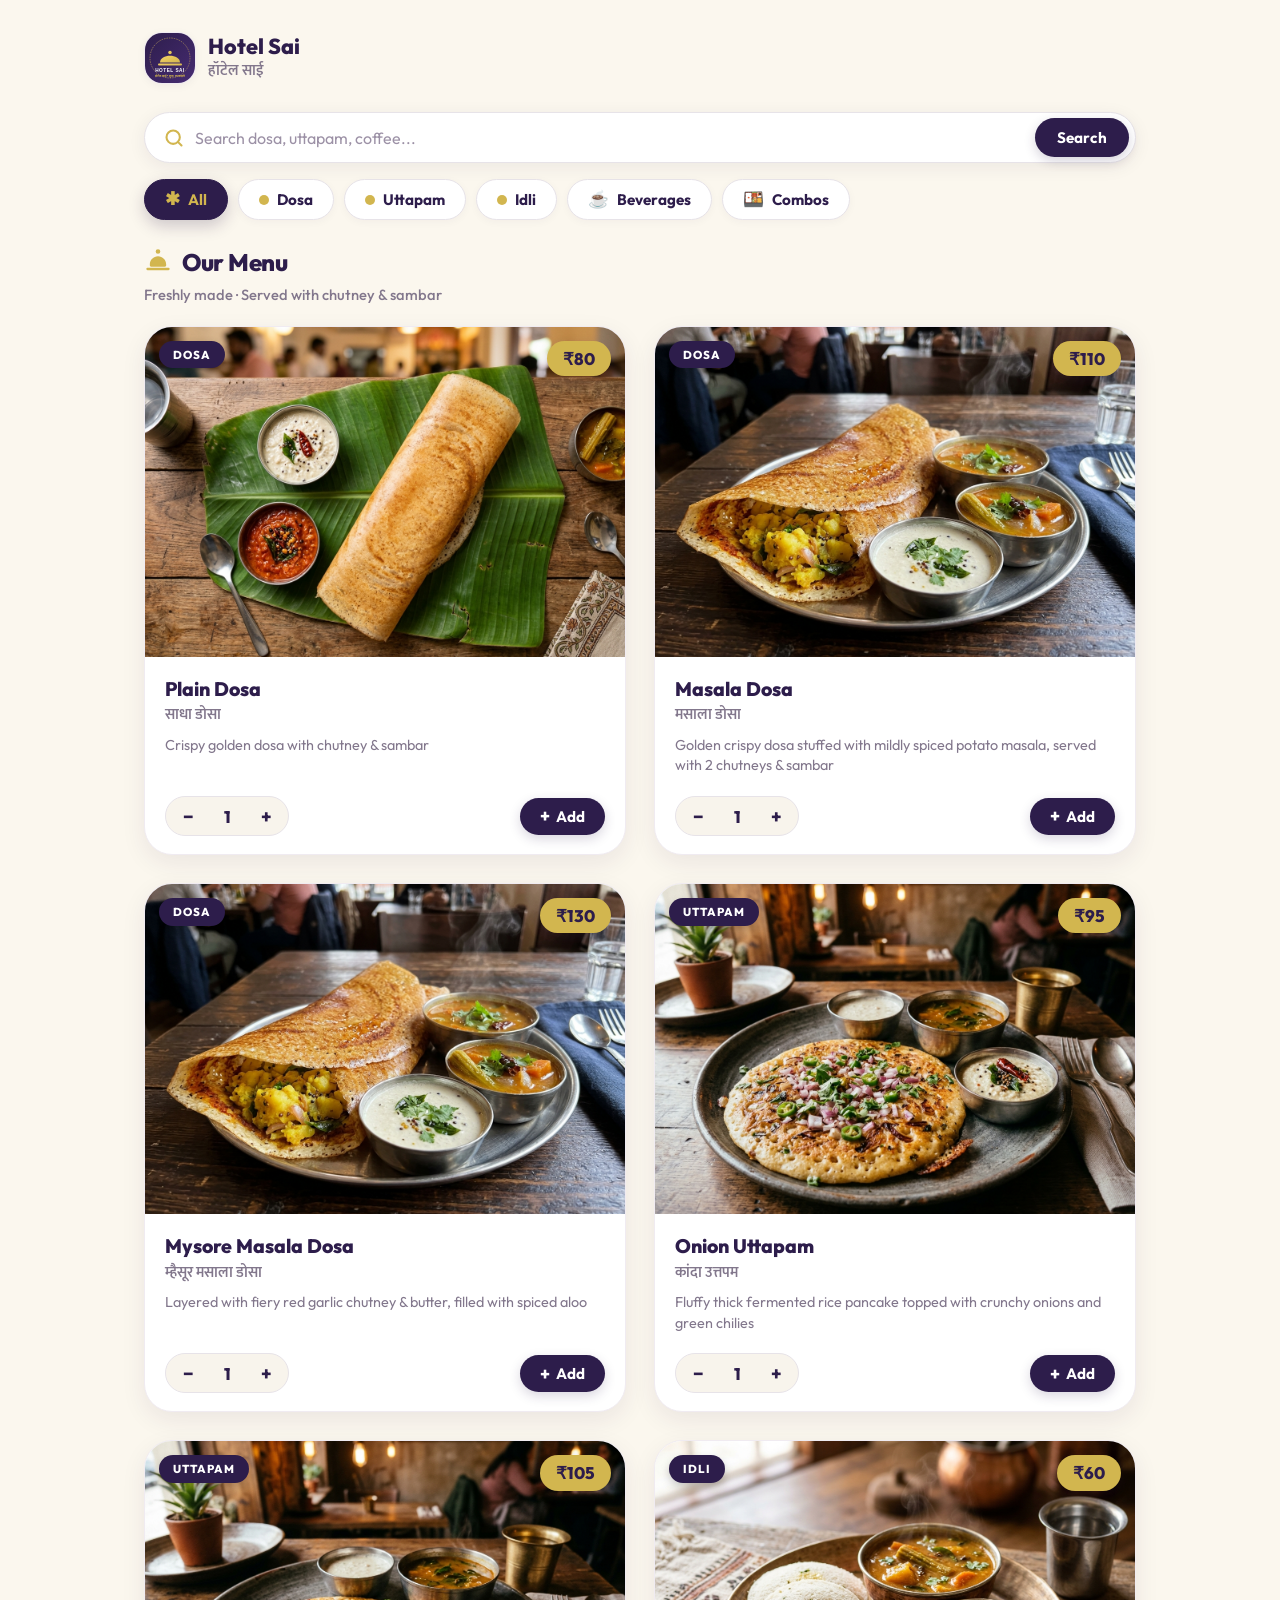
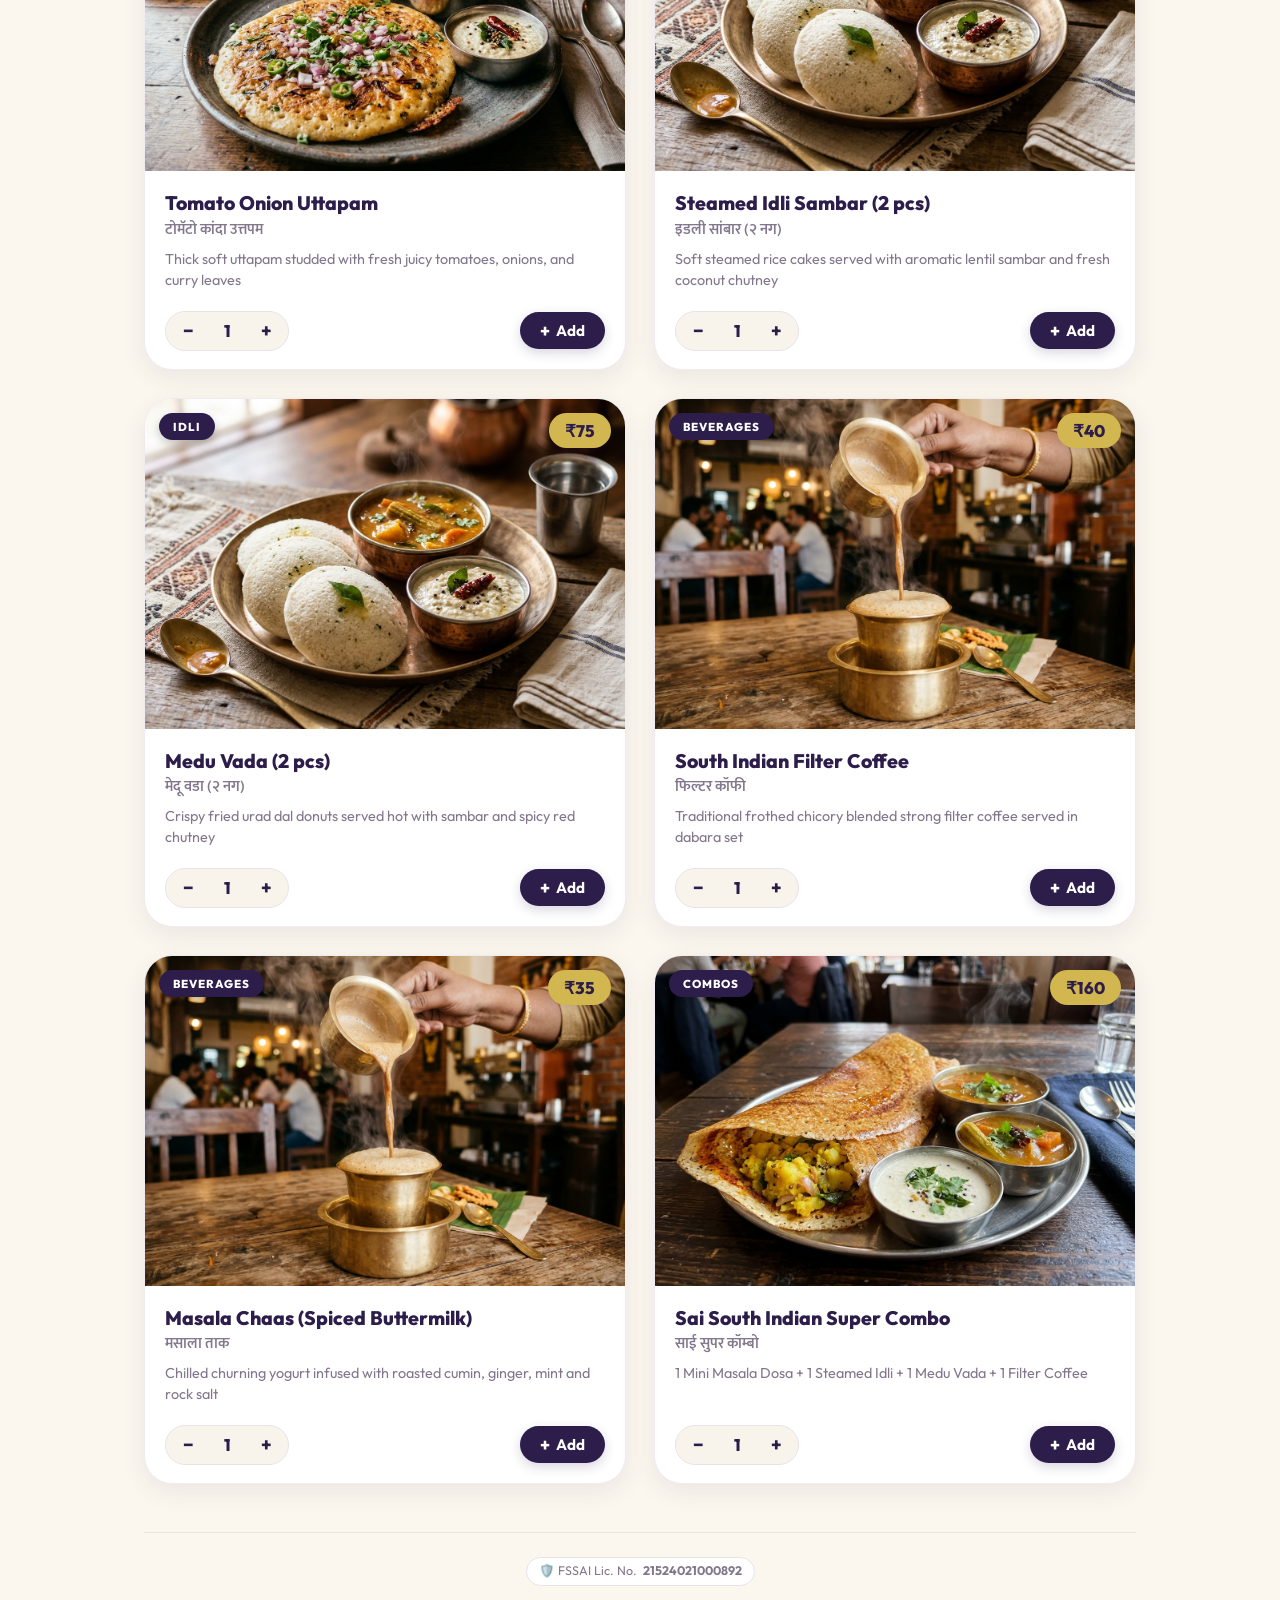
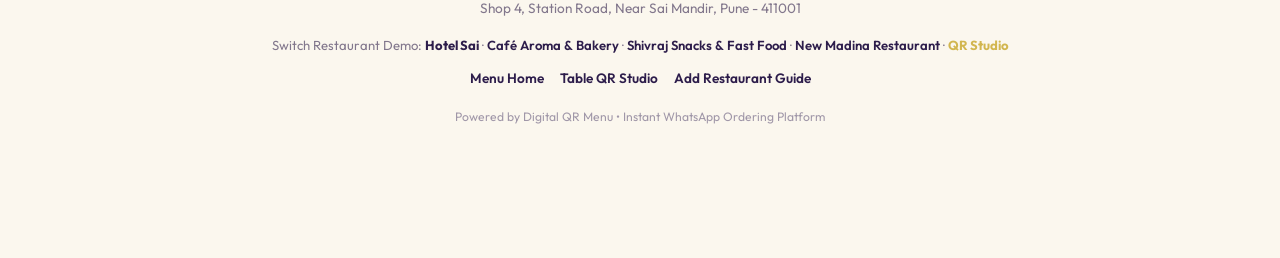
<file: index.html>
<!DOCTYPE html>
<html lang="en">
<head>
  <meta charset="UTF-8">
  <meta name="viewport" content="width=device-width, initial-scale=1.0, maximum-scale=5.0, viewport-fit=cover">
  <title>Digital QR Menu &amp; WhatsApp Ordering</title>
  <meta name="description" content="Instant digital QR menu and WhatsApp ordering for restaurants, cafes, and food businesses.">
  <meta name="theme-color" content="#2d1d4b">

  <!-- Favicon -->
  <link rel="icon" type="image/svg+xml" href="assets/restaurants/sai-hotel/logo.svg">

  <!-- Core Stylesheets -->
  <link rel="stylesheet" href="css/variables.css">
  <link rel="stylesheet" href="css/base.css">
  <link rel="stylesheet" href="css/layout.css">
  <link rel="stylesheet" href="css/components.css">
  <link rel="stylesheet" href="css/responsive.css">
  <link rel="stylesheet" href="css/print.css" media="print">
</head>
<body>
  <div class="app-container" id="app-root">
    
    <!-- Restaurant Header & Table Indicator -->
    <header class="restaurant-header" id="restaurant-header-mount" aria-label="Restaurant Header">
      <!-- Populated dynamically by RestaurantLoader -->
      <div class="restaurant-top-bar">
        <div class="restaurant-branding">
          <div class="restaurant-logo" style="background:#eae5e0; animation: pulse 1.5s infinite;"></div>
          <div class="restaurant-title-wrap">
            <span class="restaurant-name">Loading Menu...</span>
          </div>
        </div>
      </div>
    </header>

    <!-- Search Bar Component (Screenshot 1) -->
    <section class="search-wrapper" aria-label="Search Menu">
      <form class="search-form" id="search-form" role="search">
        <div class="search-pill-container">
          <span class="search-icon-accent" aria-hidden="true">
            <svg width="20" height="20" viewBox="0 0 24 24" fill="none" stroke="currentColor" stroke-width="2.5" stroke-linecap="round" stroke-linejoin="round">
              <circle cx="11" cy="11" r="8"></circle>
              <line x1="21" y1="21" x2="16.65" y2="16.65"></line>
            </svg>
          </span>
          <input 
            type="text" 
            id="search-input" 
            class="search-input" 
            placeholder="Search dosa, uttapam, coffee..." 
            autocomplete="off"
            aria-label="Search menu items by English or Marathi name"
          />
          <button type="button" class="search-clear-btn" id="search-clear-btn" aria-label="Clear search input">✕</button>
          <button type="submit" class="search-submit-btn" id="search-submit-btn">Search</button>
        </div>
      </form>
    </section>

    <!-- Category Filter Pills (Screenshot 1) -->
    <nav class="categories-wrapper" aria-label="Menu Categories">
      <div class="categories-container" id="categories-container" role="tablist">
        <!-- Rendered dynamically by MenuRenderer -->
      </div>
    </nav>

    <!-- Menu Section Header (Screenshot 1) -->
    <section class="menu-section-header" aria-labelledby="menu-section-title">
      <div class="menu-title-row">
        <span class="menu-icon-accent" aria-hidden="true">
          <!-- Food Tray / Cloche SVG matching screenshot -->
          <svg width="28" height="28" viewBox="0 0 24 24" fill="currentColor">
            <path d="M19 14v1a1 1 0 0 1-1 1H6a1 1 0 0 1-1-1v-1c0-3.87 3.13-7 7-7s7 3.13 7 7zm2 3H3a1 1 0 0 0 0 2h18a1 1 0 0 0 0-2zM12 5a2 2 0 1 0 0-4 2 2 0 0 0 0 4z"/>
          </svg>
        </span>
        <h2 class="menu-title" id="menu-section-title">Our Menu</h2>
      </div>
      <p class="menu-subtitle" id="menu-section-subtitle">Freshly made · Served with chutney &amp; sambar</p>
    </section>

    <!-- Food Cards Grid (Screenshot 1 & 2) -->
    <main class="menu-grid" id="menu-items-grid" aria-label="Menu Items">
      <!-- Rendered dynamically by MenuRenderer -->
    </main>

    <!-- App Footer -->
    <footer class="app-footer">
      <div id="footer-fssai" class="fssai-pill" style="display: none;"></div>
      <p id="footer-address"></p>
      
      <div id="demo-switcher-wrap" style="margin-top: 6px;"></div>

      <nav class="footer-nav" aria-label="Quick links">
        <a href="index.html" class="footer-link">Menu Home</a>
        <a href="qr-generator.html" class="footer-link">Table QR Studio</a>
        <a href="docs/NEW_RESTAURANT_SETUP.md" target="_blank" class="footer-link">Add Restaurant Guide</a>
      </nav>

      <p style="font-size: 0.76rem; color: #a097a8; margin-top: 8px;">
        Powered by Digital QR Menu &bull; Instant WhatsApp Ordering Platform
      </p>
    </footer>

  </div>

  <!-- Floating Cart Button (Screenshot 1 & 2) -->
  <button 
    type="button" 
    class="floating-cart-btn hidden" 
    id="floating-cart-btn" 
    aria-label="View Order Cart"
  >
    <span class="floating-cart-icon" aria-hidden="true">
      <svg width="20" height="20" viewBox="0 0 24 24" fill="currentColor">
        <path d="M19 6h-2c0-2.76-2.24-5-5-5S7 3.24 7 6H5c-1.1 0-1.99.9-1.99 2L3 20c0 1.1.9 2 2 2h14c1.1 0 2-.9 2-2V8c0-1.1-.9-2-2-2zm-7-3c1.66 0 3 1.34 3 3H9c0-1.66 1.34-3 3-3zm7 17H5V8h14v12zm-7-8c-1.66 0-3-1.34-3-3H7c0 2.76 2.24 5 5 5s5-2.24 5-5h-2c0 1.66-1.34 3-3 3z"/>
      </svg>
    </span>
    <span>Cart</span>
    <span class="cart-count-badge" id="floating-cart-count">0</span>
  </button>

  <!-- Cart Modal / Checkout Drawer (Screenshot 3) -->
  <div class="modal-overlay" id="modal-overlay" aria-hidden="true"></div>

  <section 
    class="cart-modal" 
    id="cart-modal" 
    role="dialog" 
    aria-modal="true" 
    aria-labelledby="cart-heading"
  >
    <!-- Cart Header -->
    <div class="cart-header">
      <div class="cart-header-title" id="cart-heading">
        <span class="cart-bag-icon" aria-hidden="true">
          <svg width="26" height="26" viewBox="0 0 24 24" fill="currentColor">
            <path d="M19 6h-2c0-2.76-2.24-5-5-5S7 3.24 7 6H5c-1.1 0-1.99.9-1.99 2L3 20c0 1.1.9 2 2 2h14c1.1 0 2-.9 2-2V8c0-1.1-.9-2-2-2zm-7-3c1.66 0 3 1.34 3 3H9c0-1.66 1.34-3 3-3zm7 17H5V8h14v12z"/>
          </svg>
        </span>
        <span>Your Order</span>
      </div>
      <button type="button" class="cart-close-btn" id="cart-close-btn" aria-label="Close Order Cart">✕</button>
    </div>

    <!-- Scrollable Items List (Screenshot 3) -->
    <div class="cart-items-container" id="cart-items-container">
      <!-- Populated dynamically by RestaurantCart -->
    </div>

    <!-- Dashed Separator -->
    <div class="dashed-separator"></div>

    <!-- Total Row (Screenshot 3) -->
    <div class="cart-total-row">
      <span class="cart-total-label">Total</span>
      <span class="cart-total-amount" id="cart-total-amount">₹0</span>
    </div>

    <!-- Order Type Selection (Screenshot 3) -->
    <div class="order-type-section">
      <div class="section-label">
        <span class="section-label-icon" aria-hidden="true">🛵</span>
        <span>Order type</span>
      </div>
      <div class="order-types-grid" id="order-types-grid">
        <!-- Rendered dynamically -->
      </div>
    </div>

    <!-- Table Number Section (Screenshot 3) -->
    <div class="table-number-section" id="table-number-section">
      <div class="section-label">
        <span class="section-label-icon" aria-hidden="true">🪑</span>
        <span>Table Number</span>
      </div>
      <div class="table-input-wrap">
        <input 
          type="text" 
          id="table-number-input" 
          class="table-input" 
          placeholder="e.g. 12" 
          maxlength="10"
          autocomplete="off"
        />
        <p class="table-helper-text" id="table-helper-text"></p>
      </div>
    </div>

    <!-- WhatsApp Order Button (Screenshot 3) -->
    <button type="button" class="btn-whatsapp-order" id="btn-whatsapp-order">
      <span class="whatsapp-icon-btn" aria-hidden="true">
        <svg width="24" height="24" viewBox="0 0 24 24" fill="currentColor">
          <path d="M12.04 2c-5.46 0-9.91 4.45-9.91 9.91 0 1.75.46 3.45 1.32 4.95L2.05 22l5.25-1.38c1.45.79 3.08 1.21 4.74 1.21 5.46 0 9.91-4.45 9.91-9.91 0-2.65-1.03-5.14-2.9-7.01A9.816 9.816 0 0 0 12.04 2zm.01 1.67c2.2 0 4.26.86 5.82 2.42a8.225 8.225 0 0 1 2.41 5.83c0 4.54-3.7 8.24-8.24 8.24-1.48 0-2.93-.4-4.2-1.15l-.3-.18-3.12.82.83-3.04-.2-.31a8.196 8.196 0 0 1-1.26-4.38c0-4.54 3.7-8.24 8.24-8.24zm4.52 11.64c-.25-.13-1.47-.72-1.7-.81-.23-.08-.39-.13-.56.13-.17.25-.64.81-.79.97-.14.17-.29.19-.54.06-.25-.13-1.06-.39-2.02-1.25-.75-.67-1.26-1.5-1.4-1.75-.15-.25-.02-.39.11-.51.11-.11.25-.29.38-.44.13-.15.17-.25.25-.42.08-.17.04-.32-.02-.45-.06-.13-.56-1.35-.77-1.85-.2-.49-.41-.42-.56-.43h-.48c-.17 0-.44.06-.67.31-.23.25-.88.86-.88 2.1 0 1.24.9 2.44 1.03 2.61.13.17 1.77 2.7 4.29 3.79.6.26 1.07.41 1.44.53.6.19 1.15.16 1.58.1.48-.07 1.47-.6 1.68-1.18.21-.58.21-1.07.15-1.18-.06-.11-.22-.18-.47-.3z"/>
        </svg>
      </span>
      <span>Place order on WhatsApp</span>
    </button>
    <p class="whatsapp-notice">
      🔒 Opens WhatsApp directly with your order prefilled. No payment is taken online.
    </p>
  </section>

  <!-- JavaScript Modules in Dependency Order -->
  <script src="js/config.js" charset="UTF-8"></script>
  <script src="data/registry.js" charset="UTF-8"></script>
  <script src="data/restaurants/sai-hotel.js" charset="UTF-8"></script>
  <script src="data/restaurants/cafe-aroma.js" charset="UTF-8"></script>
  <script src="data/restaurants/shivraj-snacks.js" charset="UTF-8"></script>
  <script src="data/restaurants/new-madina.js" charset="UTF-8"></script>
  <script src="js/utils.js" charset="UTF-8"></script>
  <script src="js/router.js" charset="UTF-8"></script>
  <script src="js/restaurant-loader.js" charset="UTF-8"></script>
  <script src="js/menu-renderer.js" charset="UTF-8"></script>
  <script src="js/search-filter.js" charset="UTF-8"></script>
  <script src="js/whatsapp.js" charset="UTF-8"></script>
  <script src="js/cart.js" charset="UTF-8"></script>
  <script src="js/app.js" charset="UTF-8"></script>
</body>
</html>
</file>
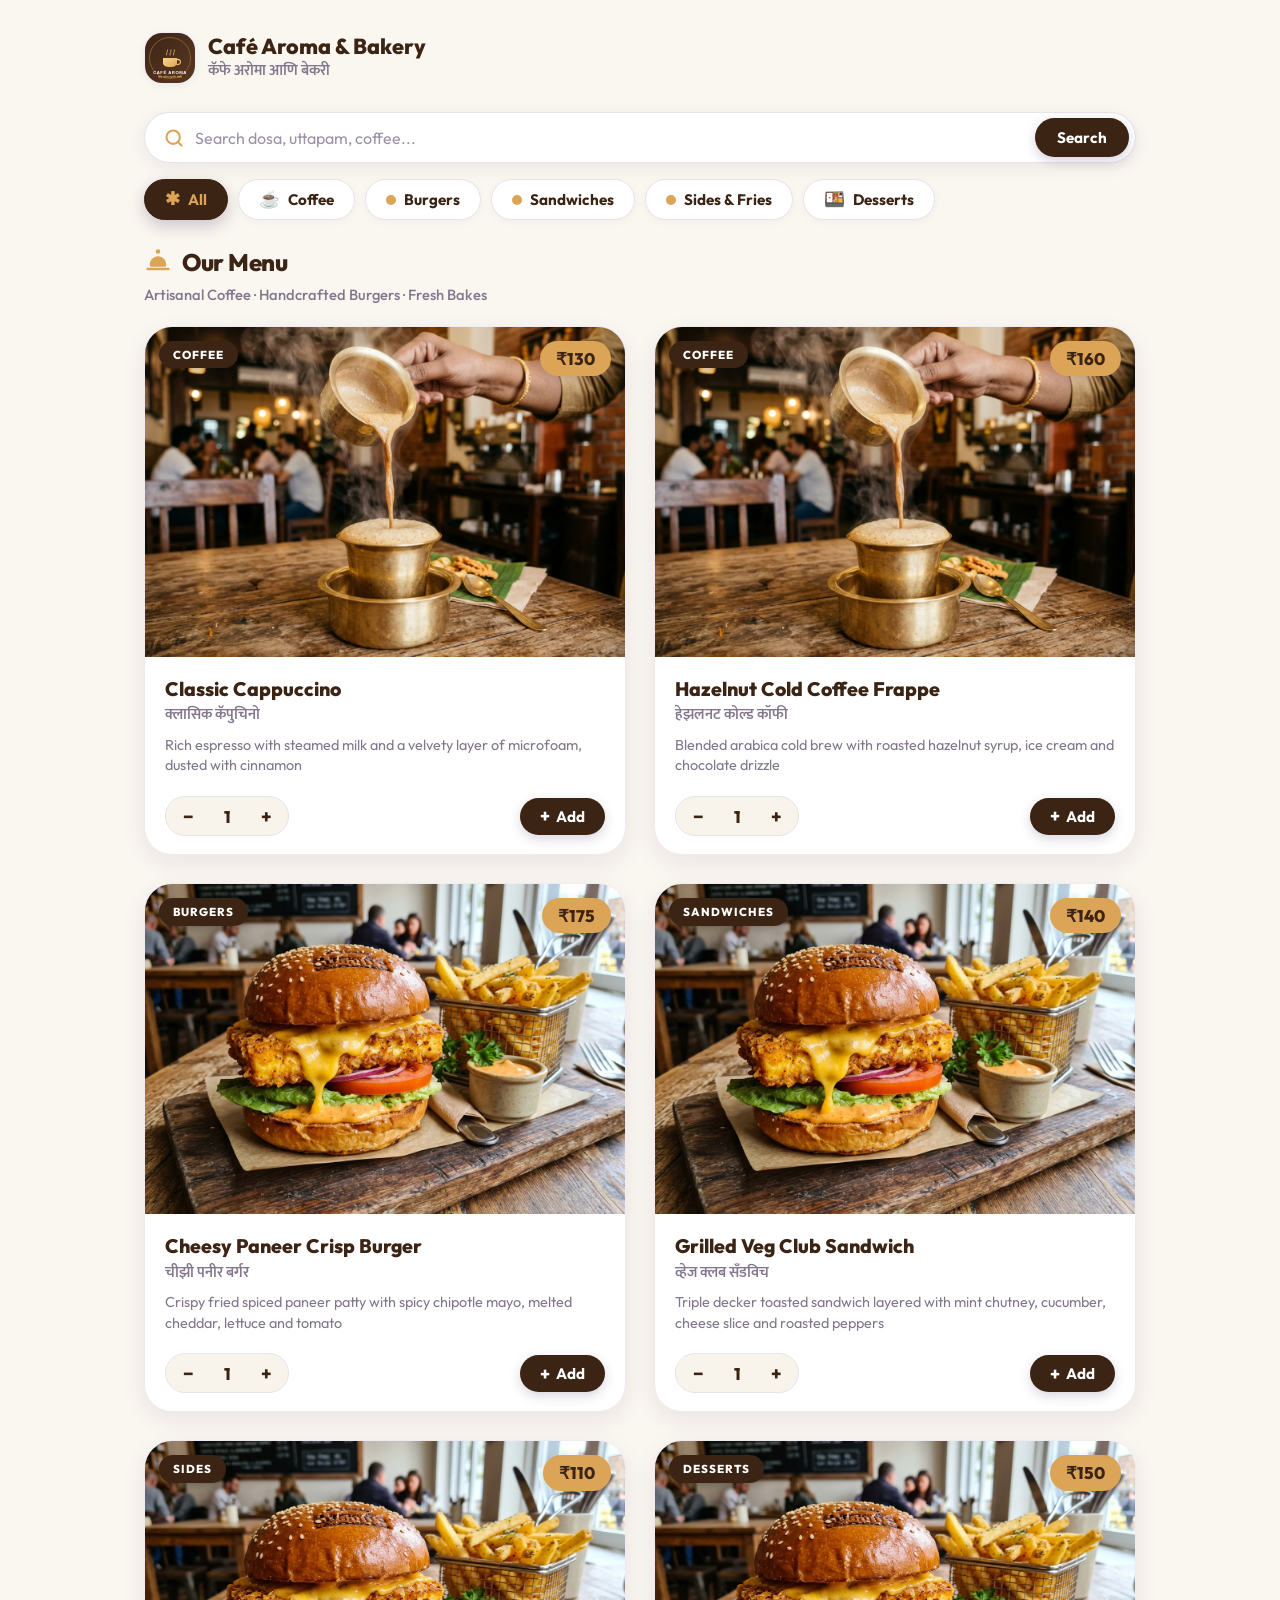
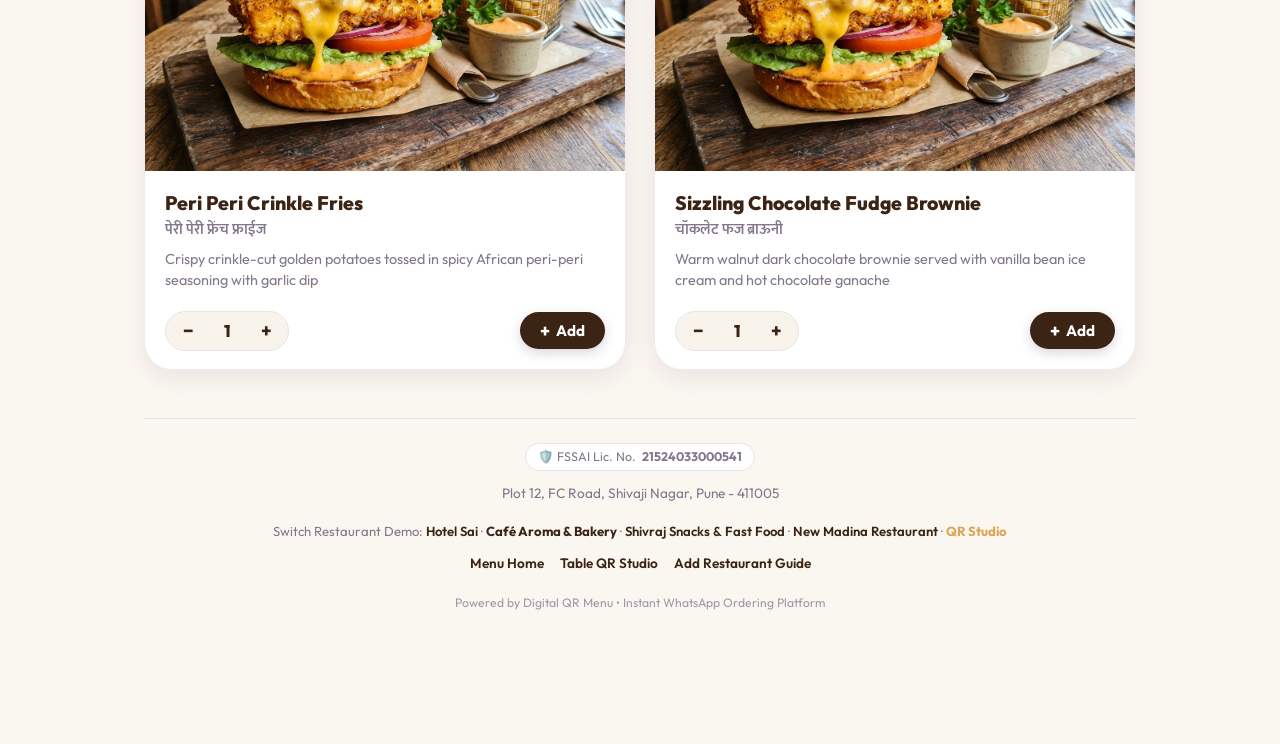
<file: cafe-aroma/index.html>
<!DOCTYPE html>
<html lang="en">
<head>
  <meta charset="UTF-8">
  <meta http-equiv="refresh" content="0; url=../index.html?r=cafe-aroma">
  <script>
    const search = window.location.search ? '&' + window.location.search.slice(1) : '';
    window.location.replace('../index.html?r=cafe-aroma' + search);
  </script>
</head>
<body>
  <p>Loading Café Aroma Digital Menu... <a href="../index.html?r=cafe-aroma">Click here if not redirected</a>.</p>
</body>
</html>
</file>
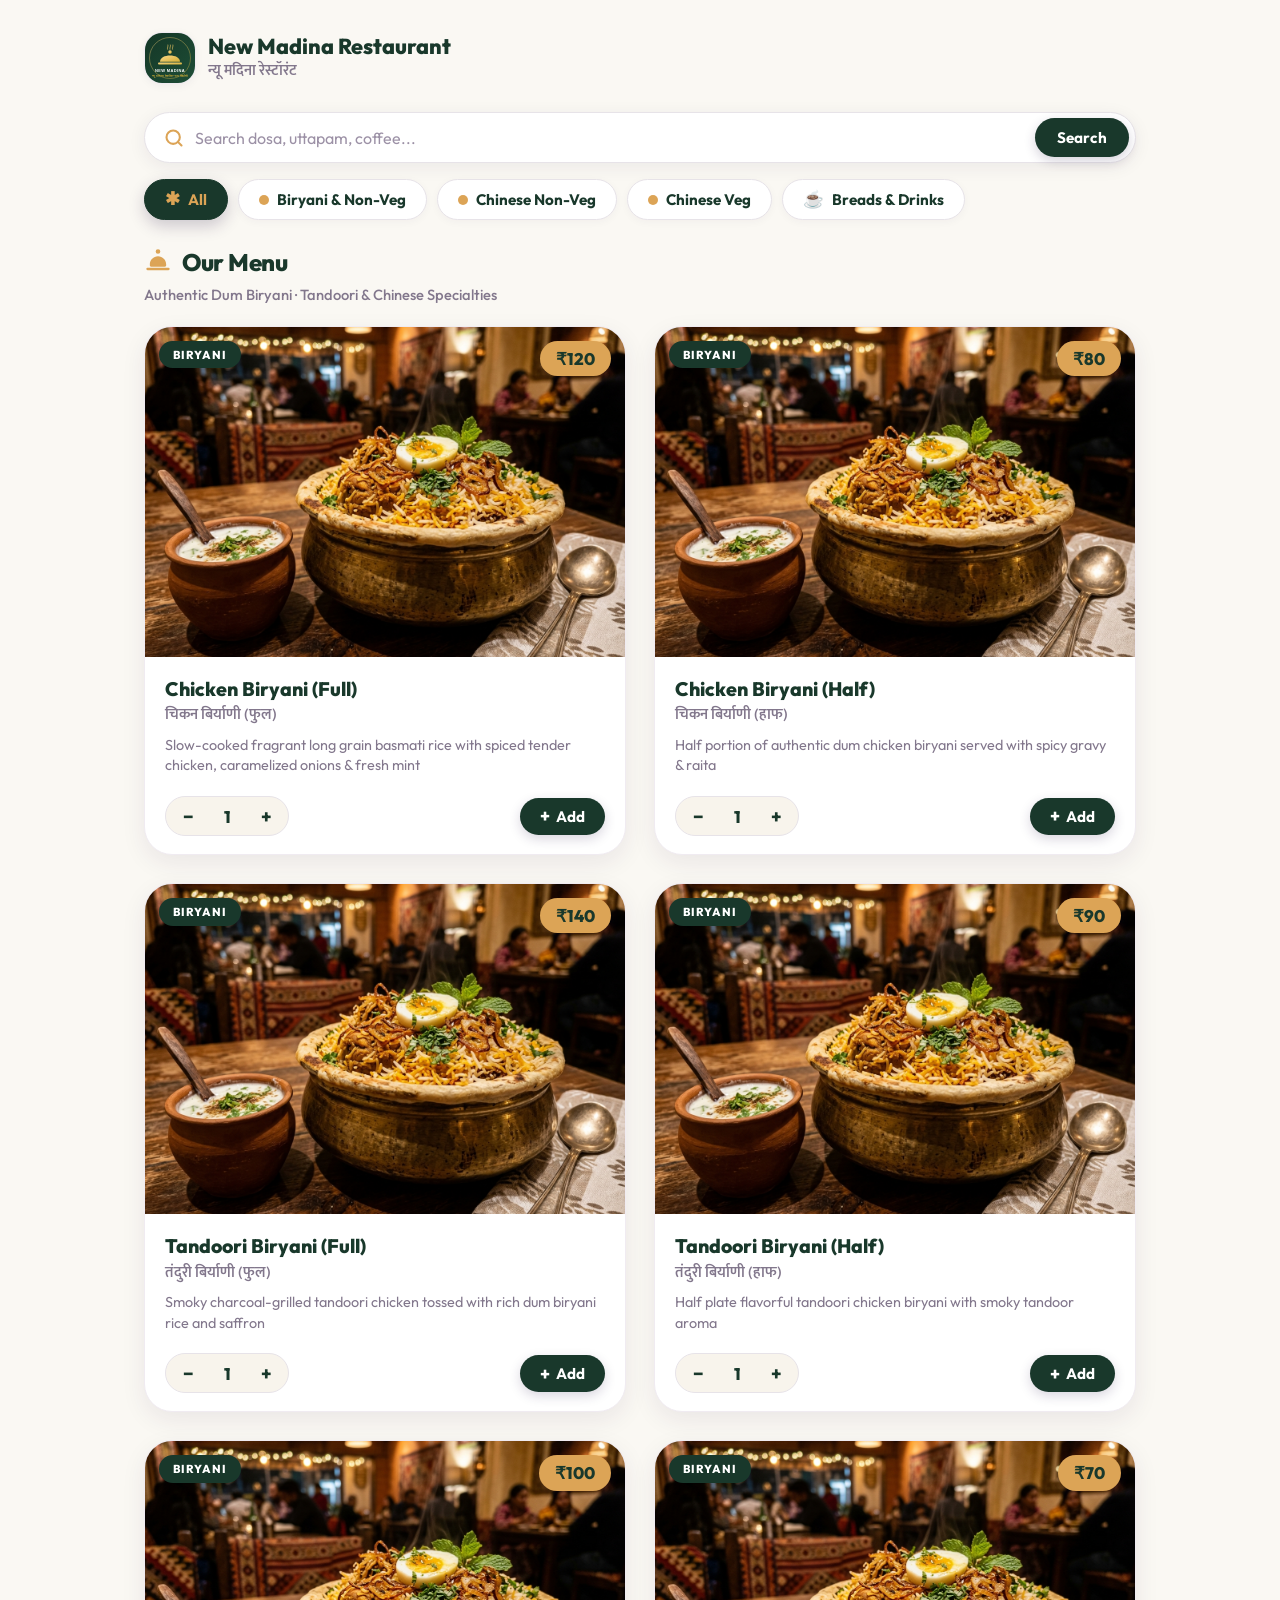
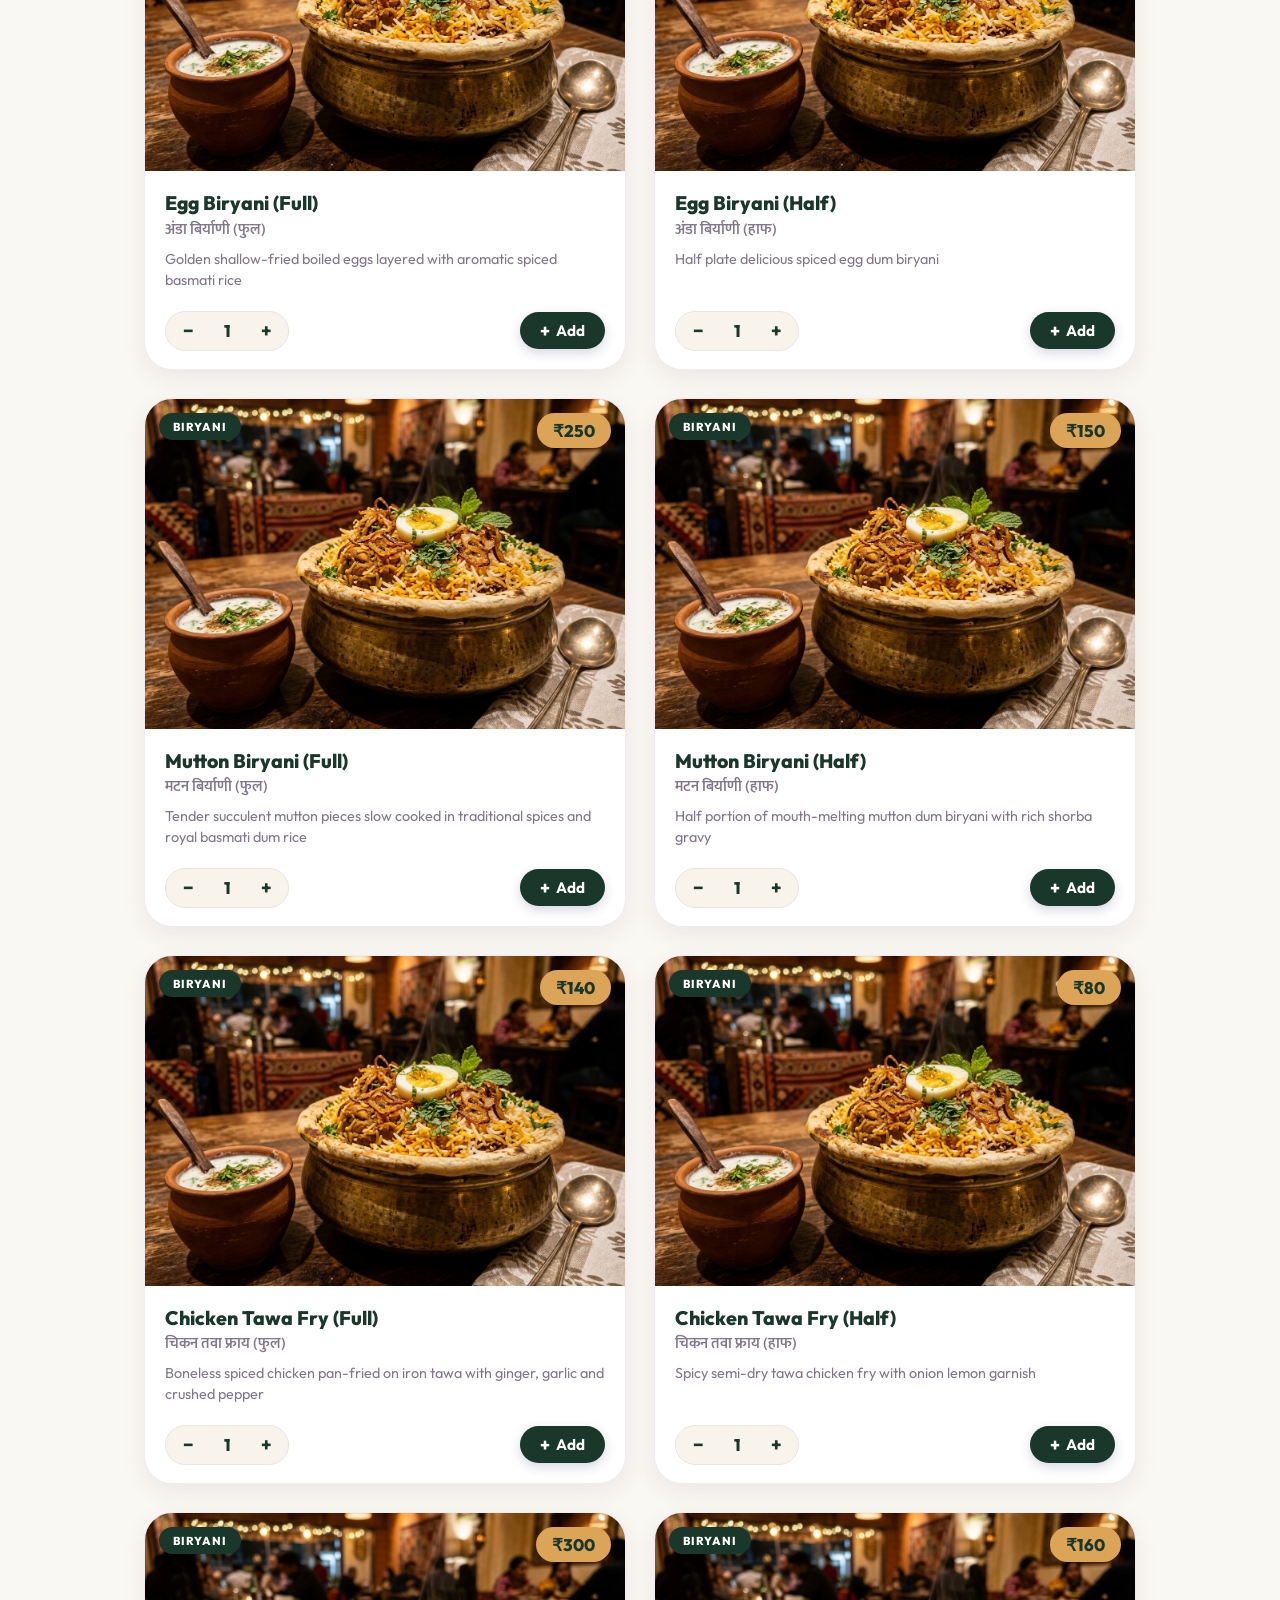
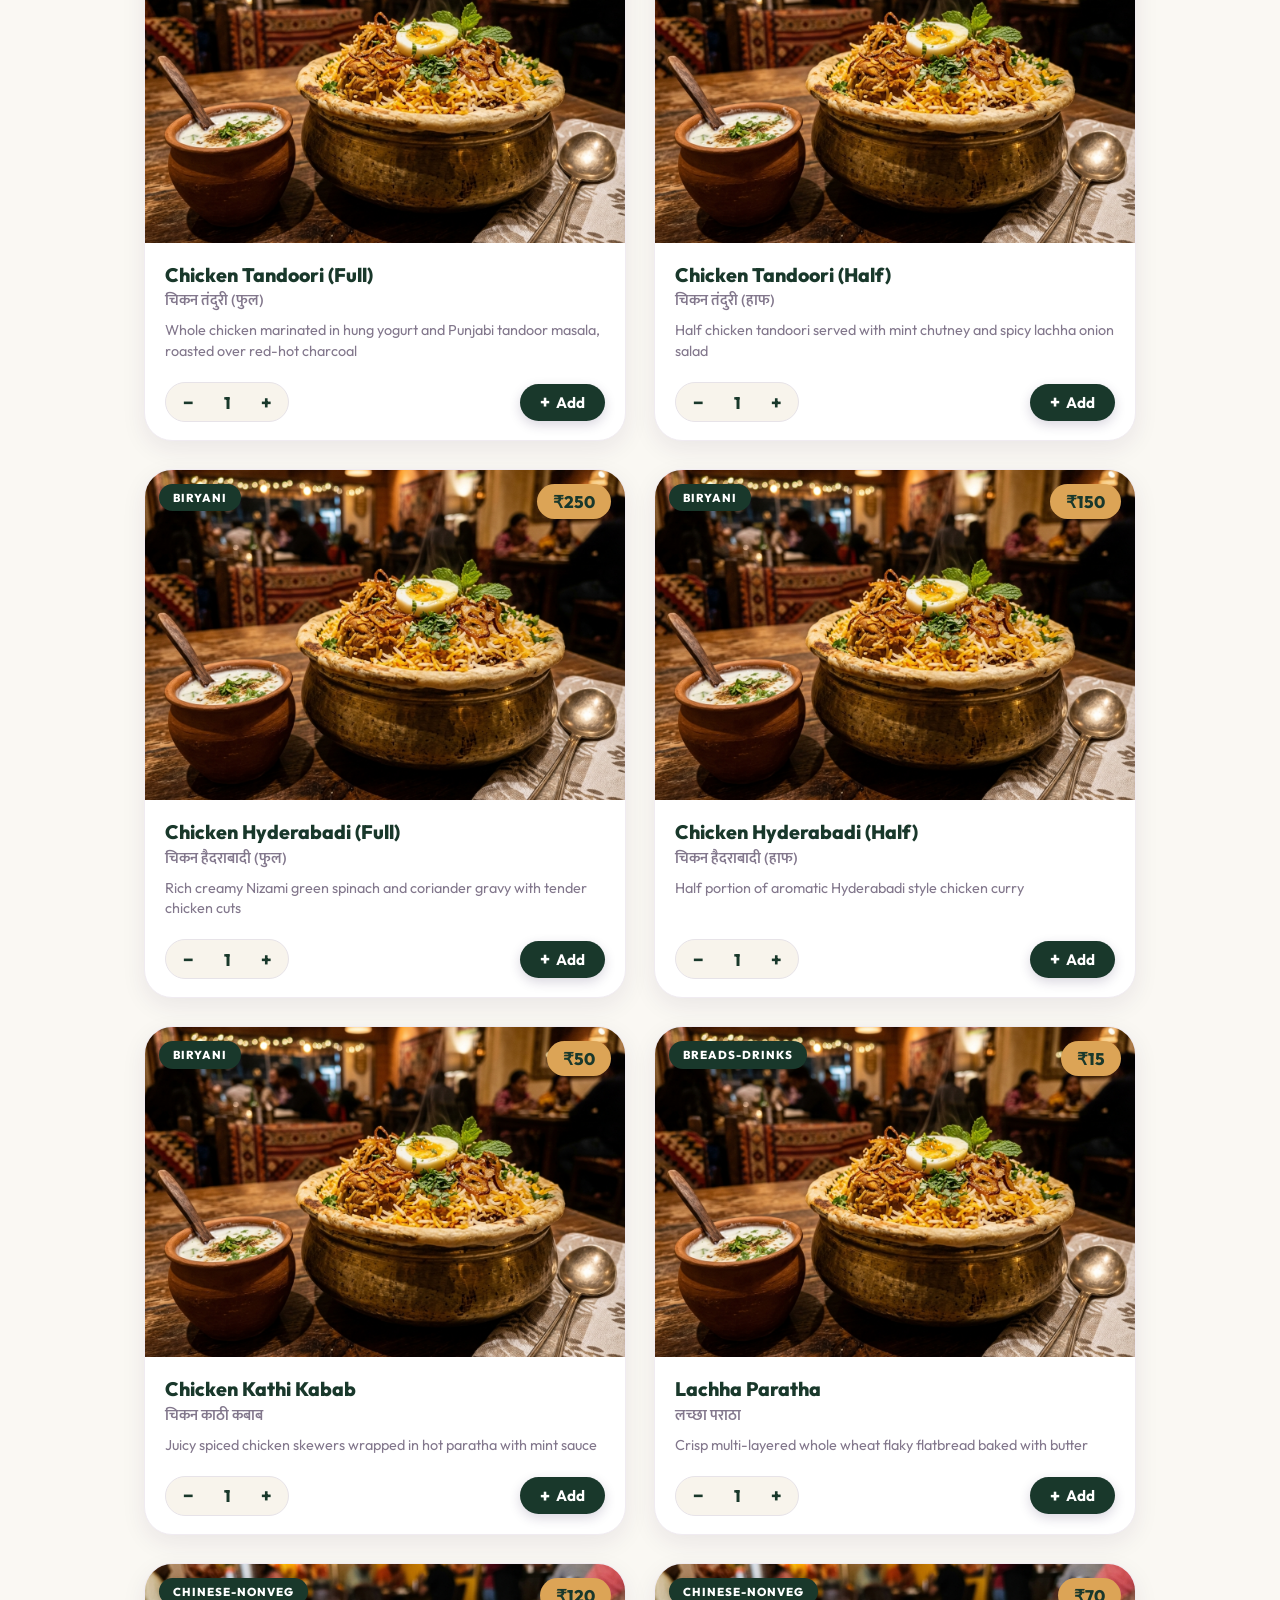
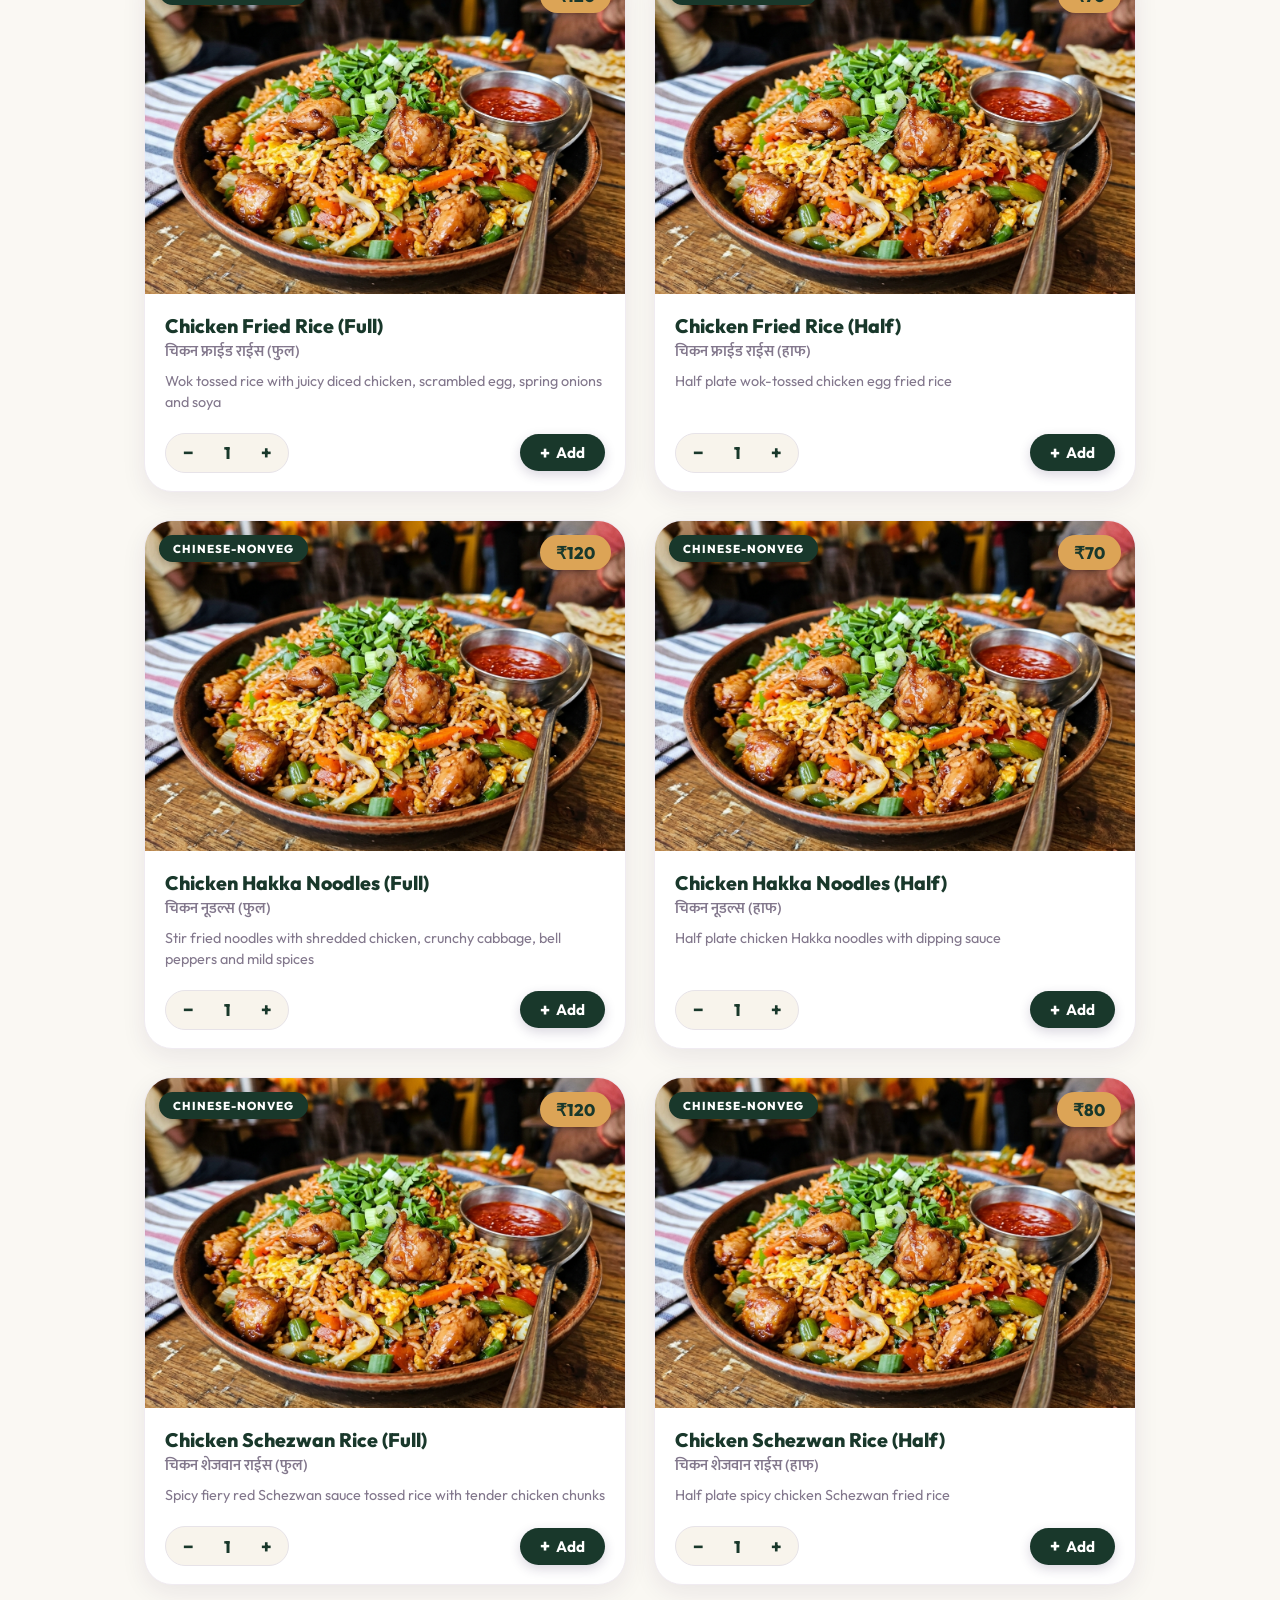
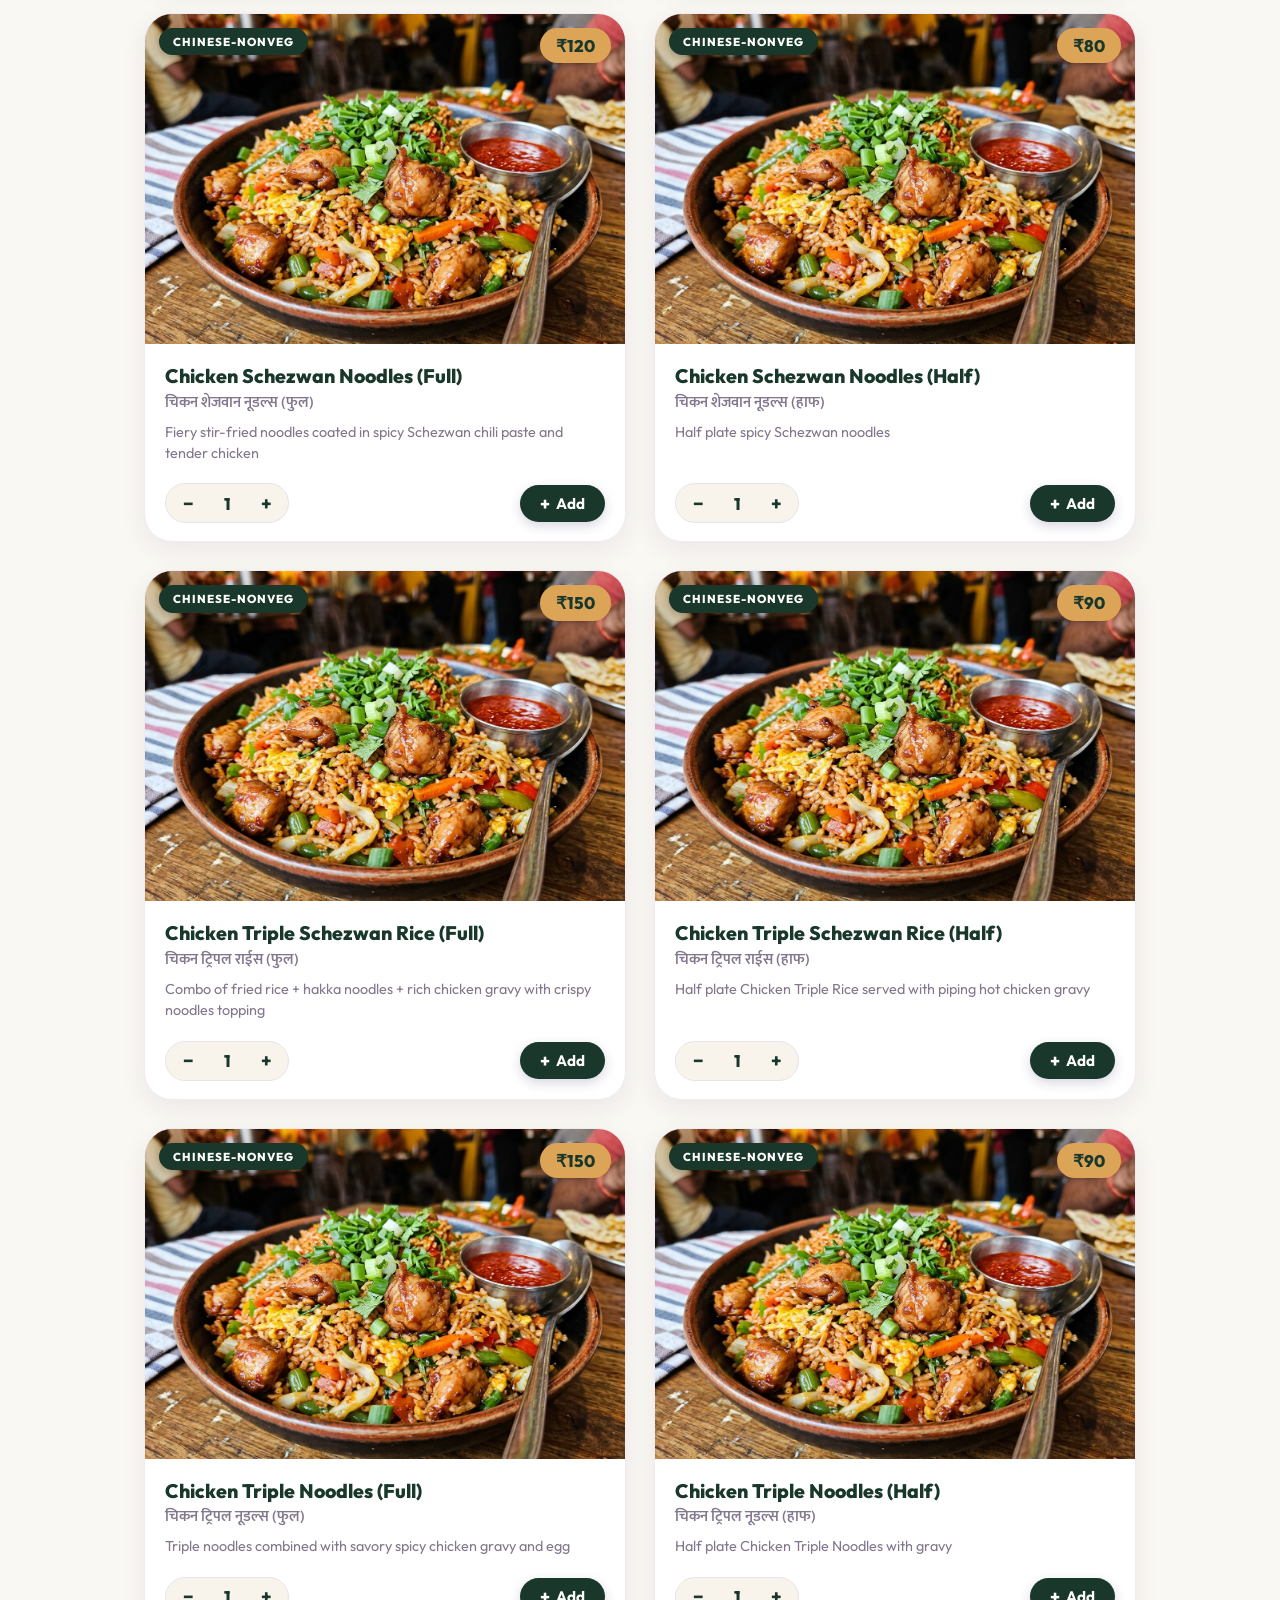
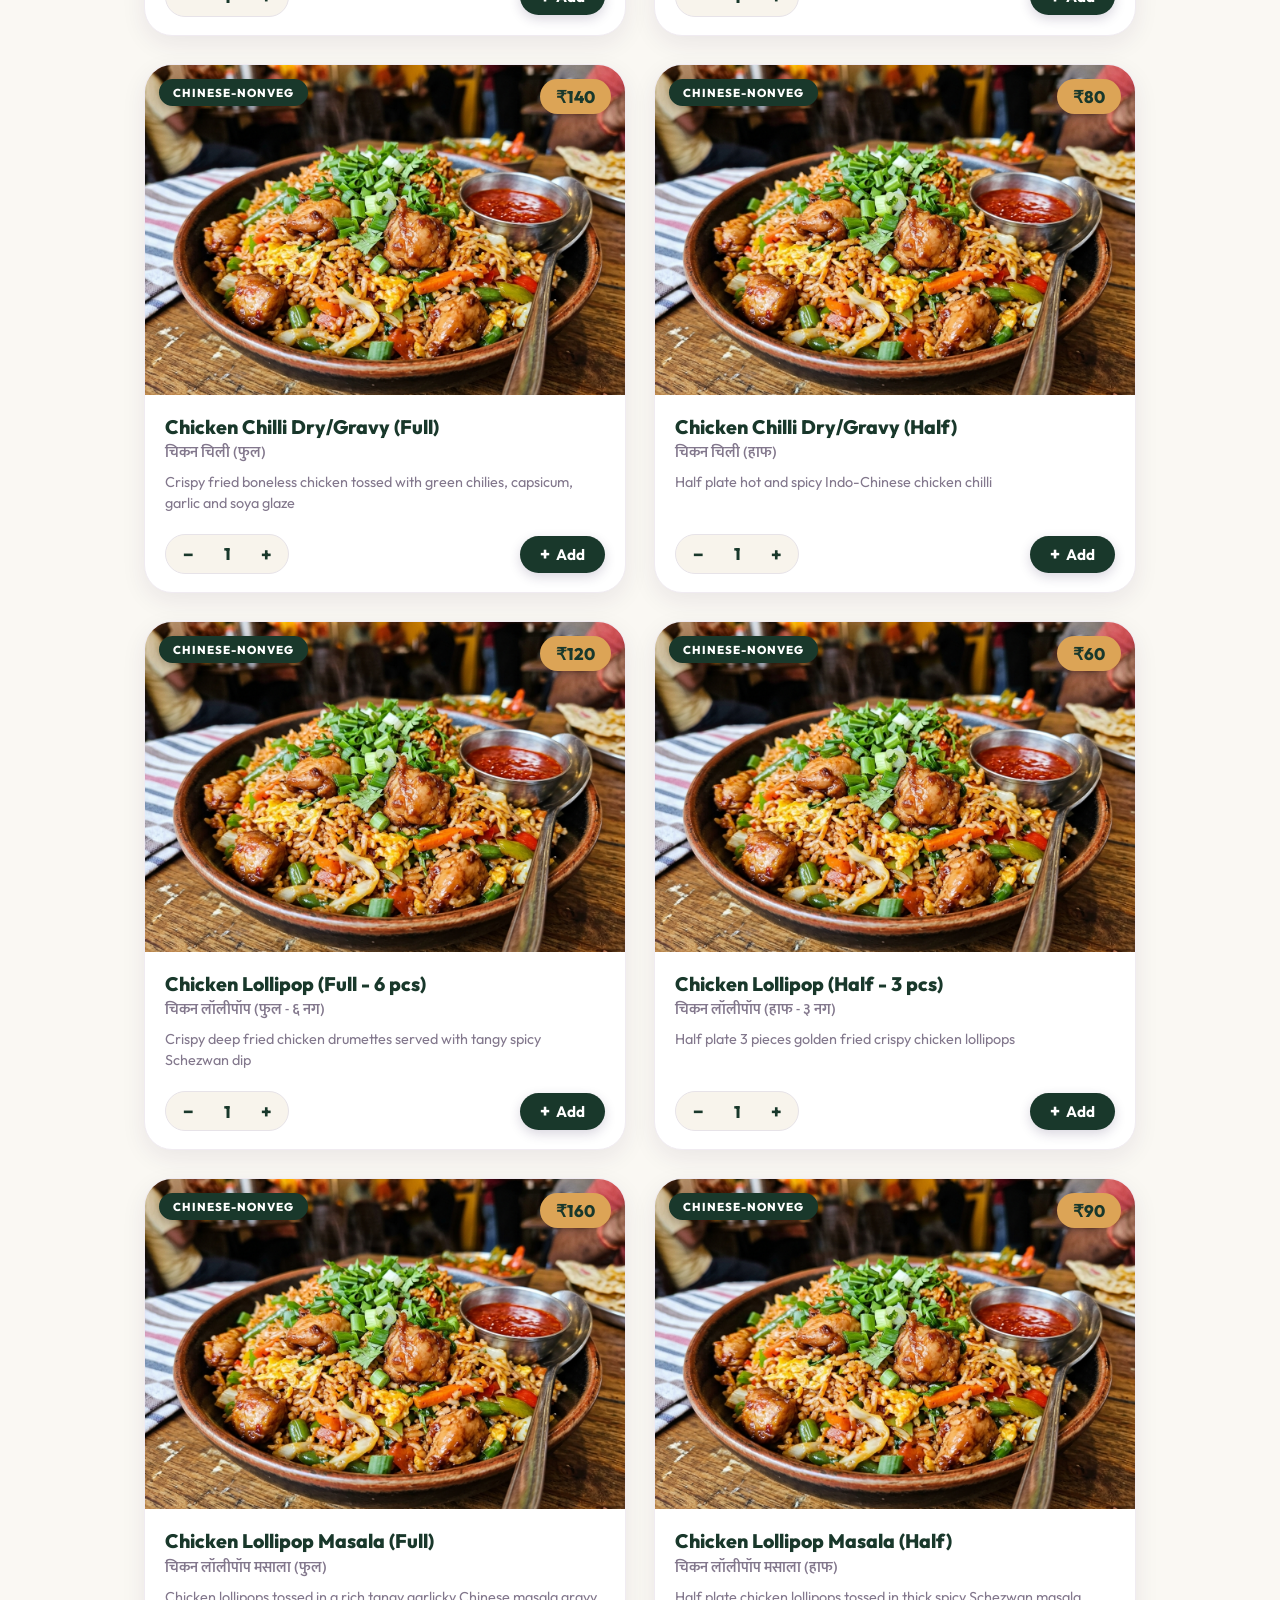
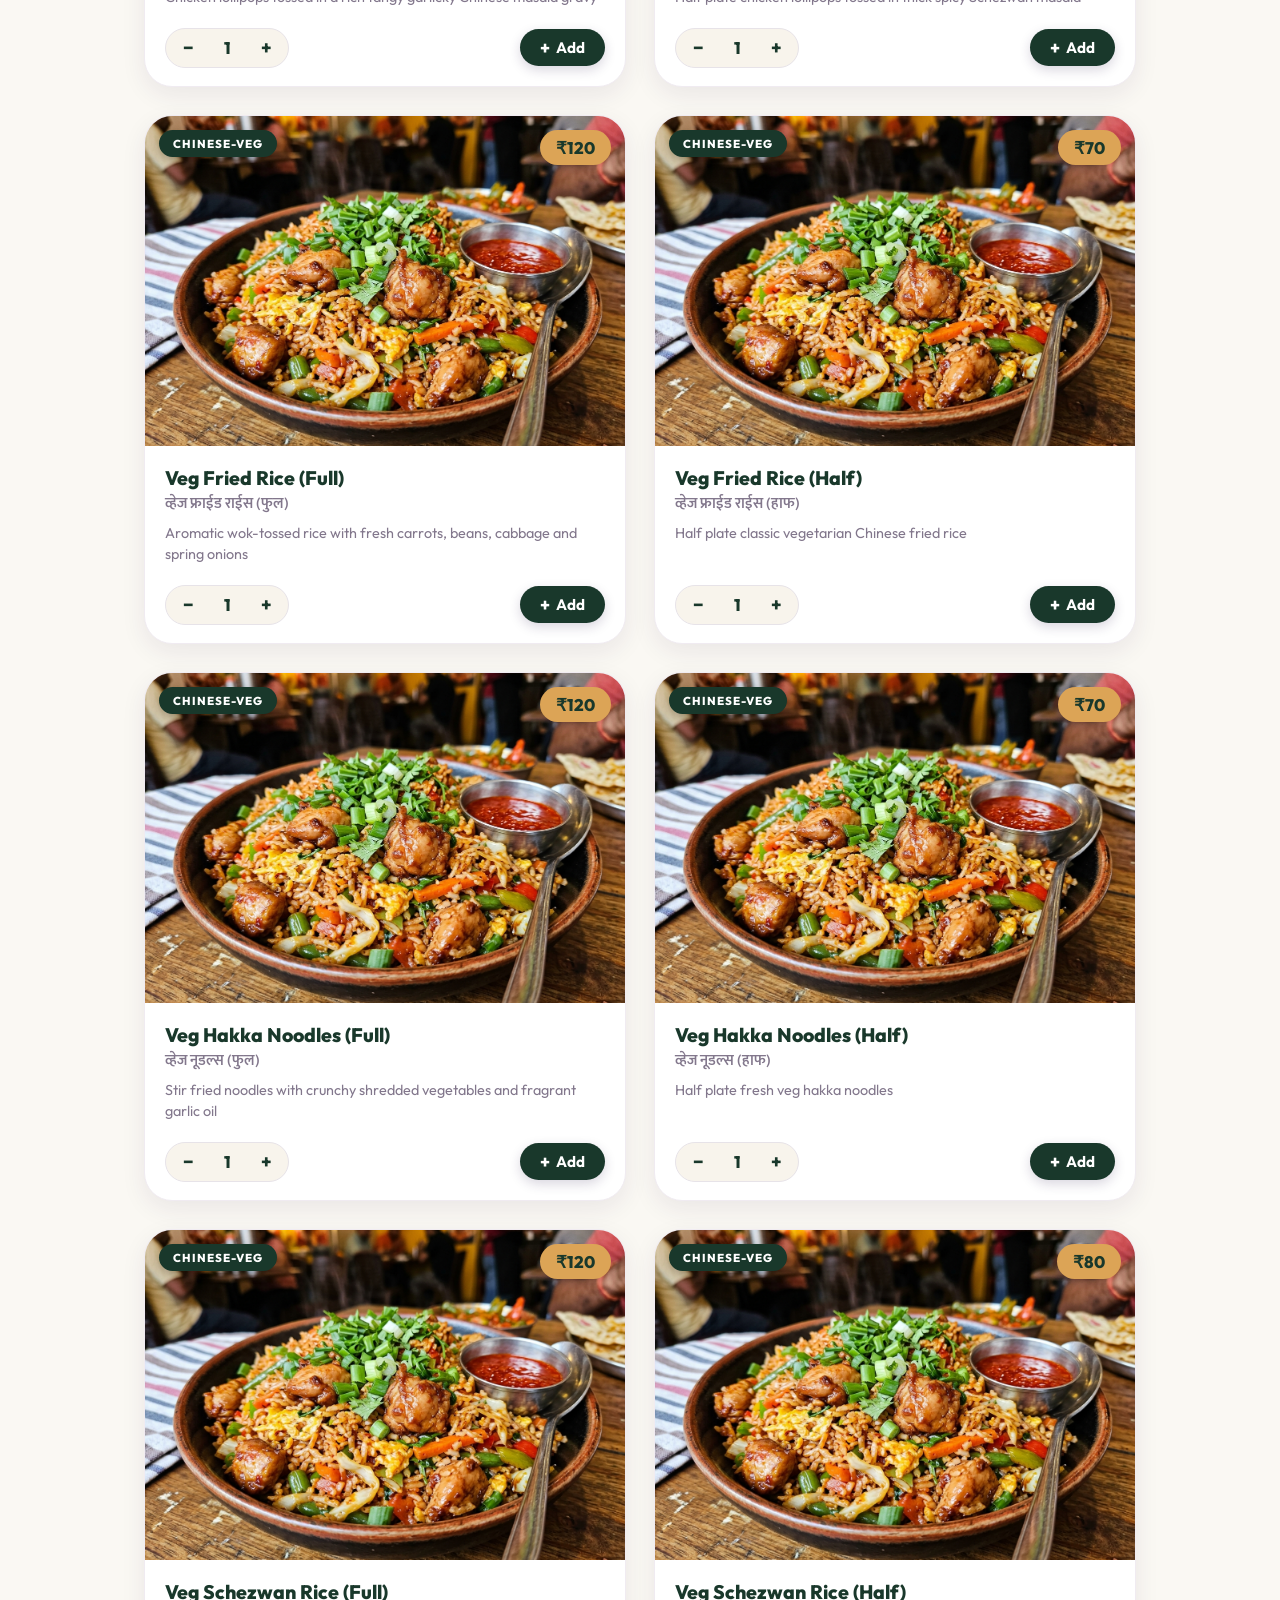
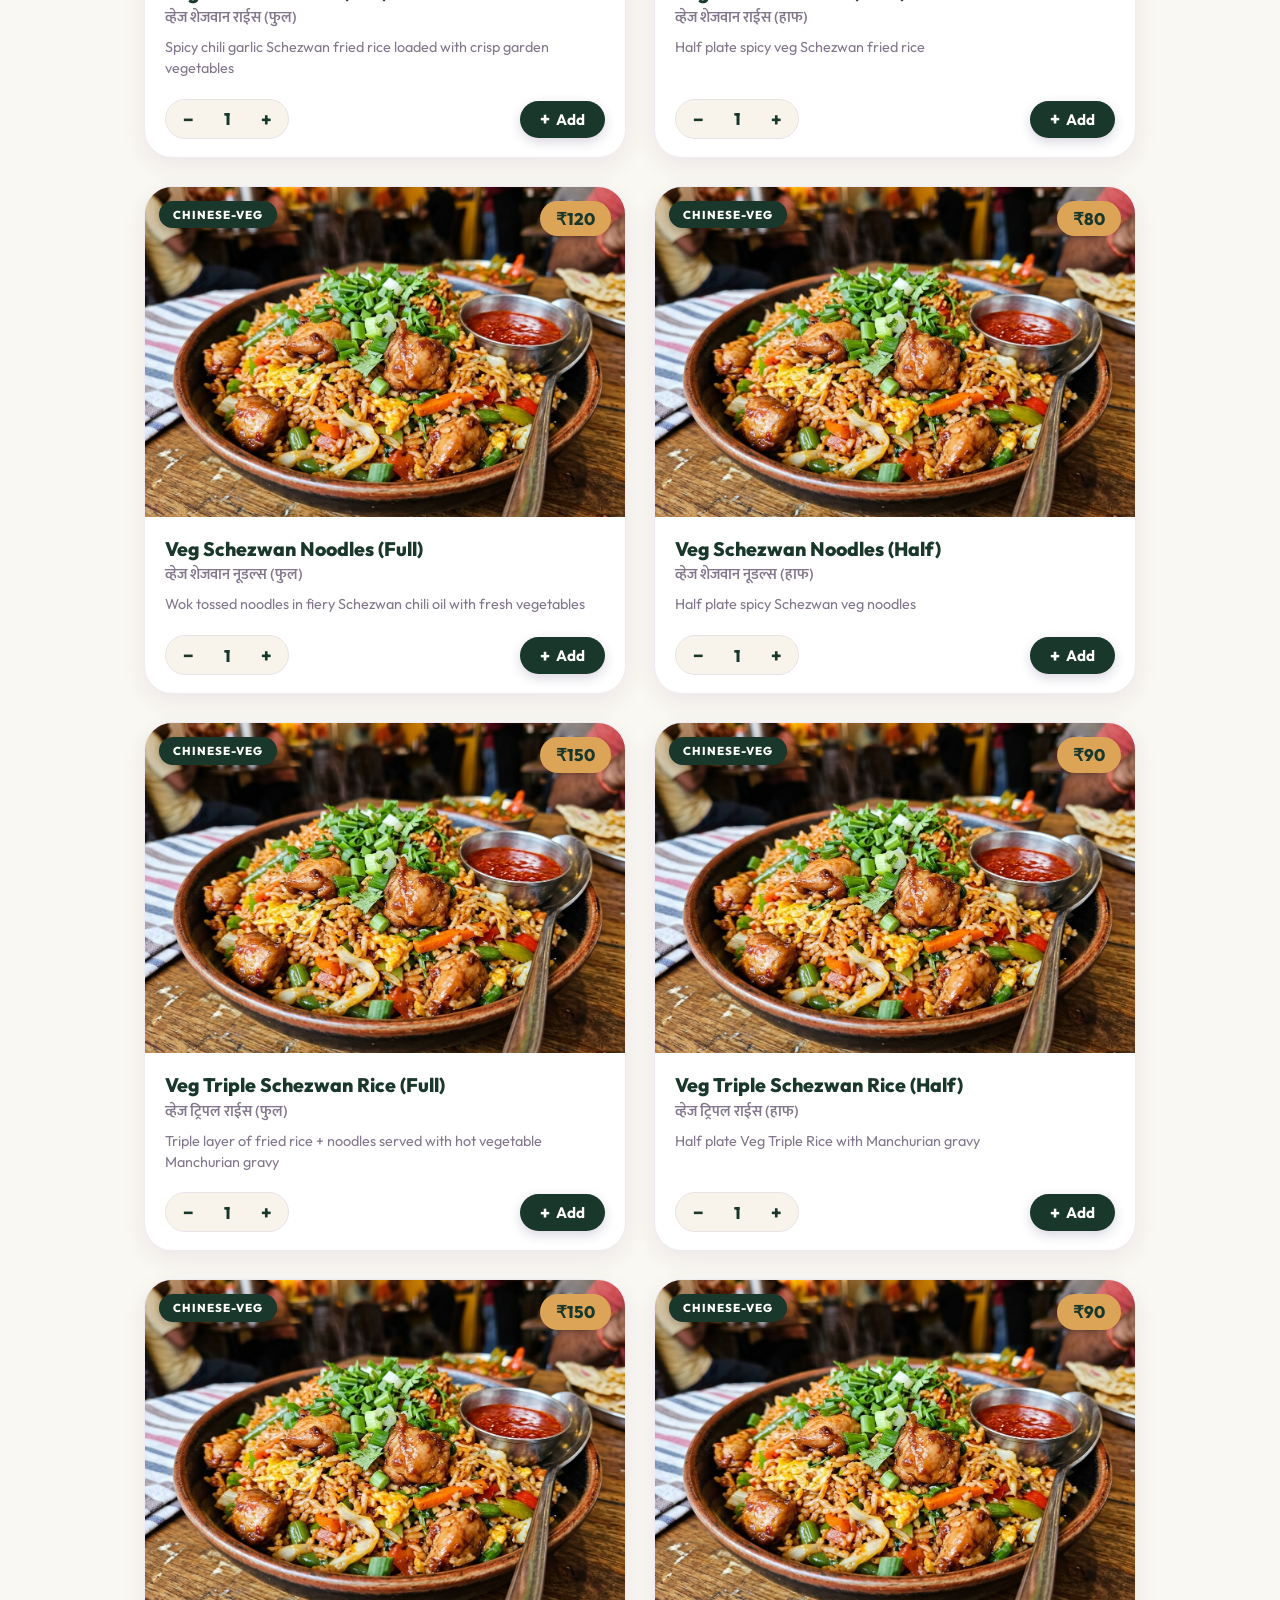
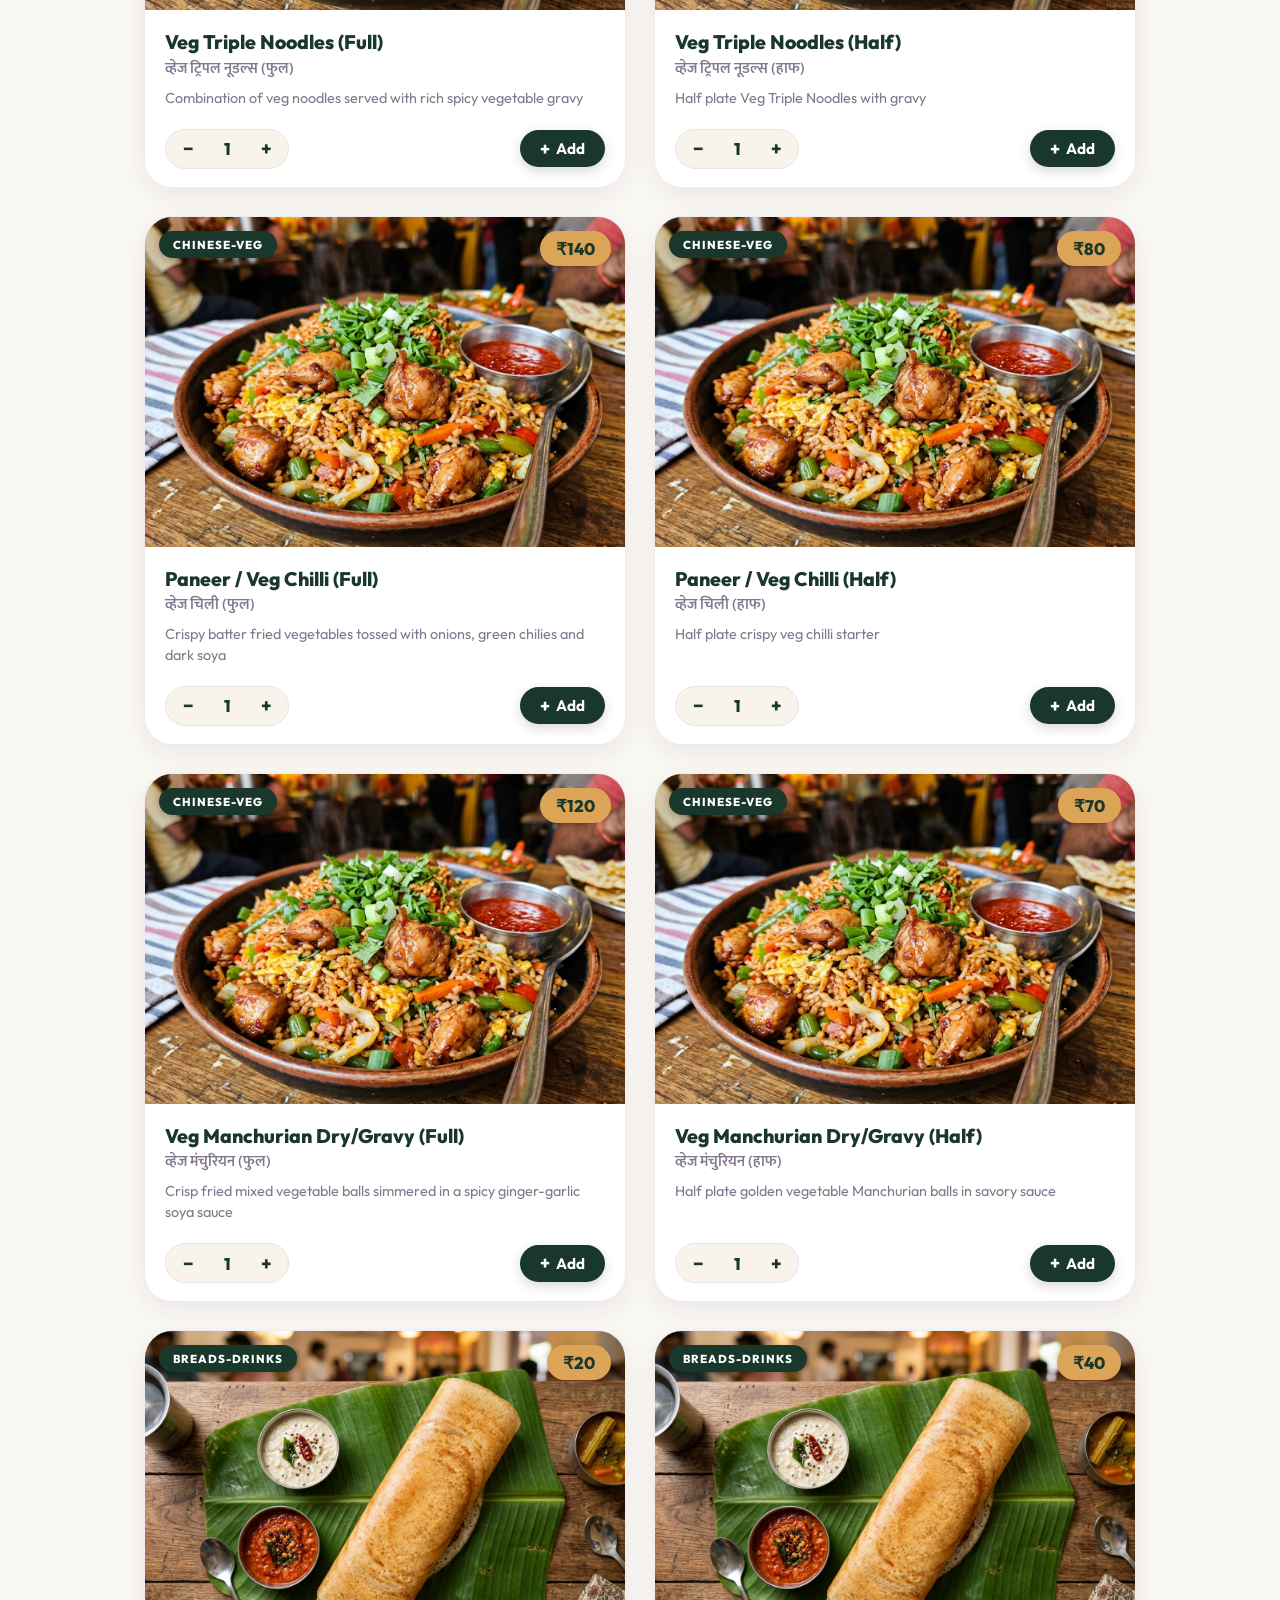
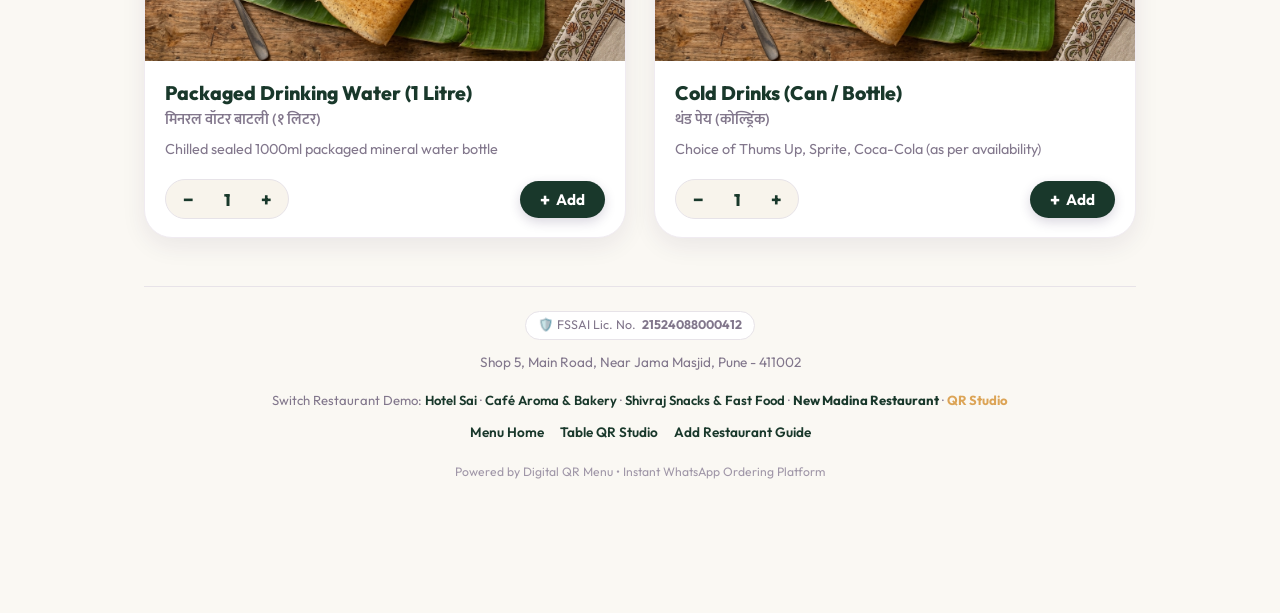
<file: new-madina/index.html>
<!DOCTYPE html>
<html lang="en">
<head>
  <meta charset="UTF-8">
  <meta http-equiv="refresh" content="0; url=../index.html?r=new-madina">
  <script>
    const search = window.location.search ? '&' + window.location.search.slice(1) : '';
    window.location.replace('../index.html?r=new-madina' + search);
  </script>
</head>
<body>
  <p>Loading New Madina Restaurant Digital Menu... <a href="../index.html?r=new-madina">Click here if not redirected</a>.</p>
</body>
</html>
</file>
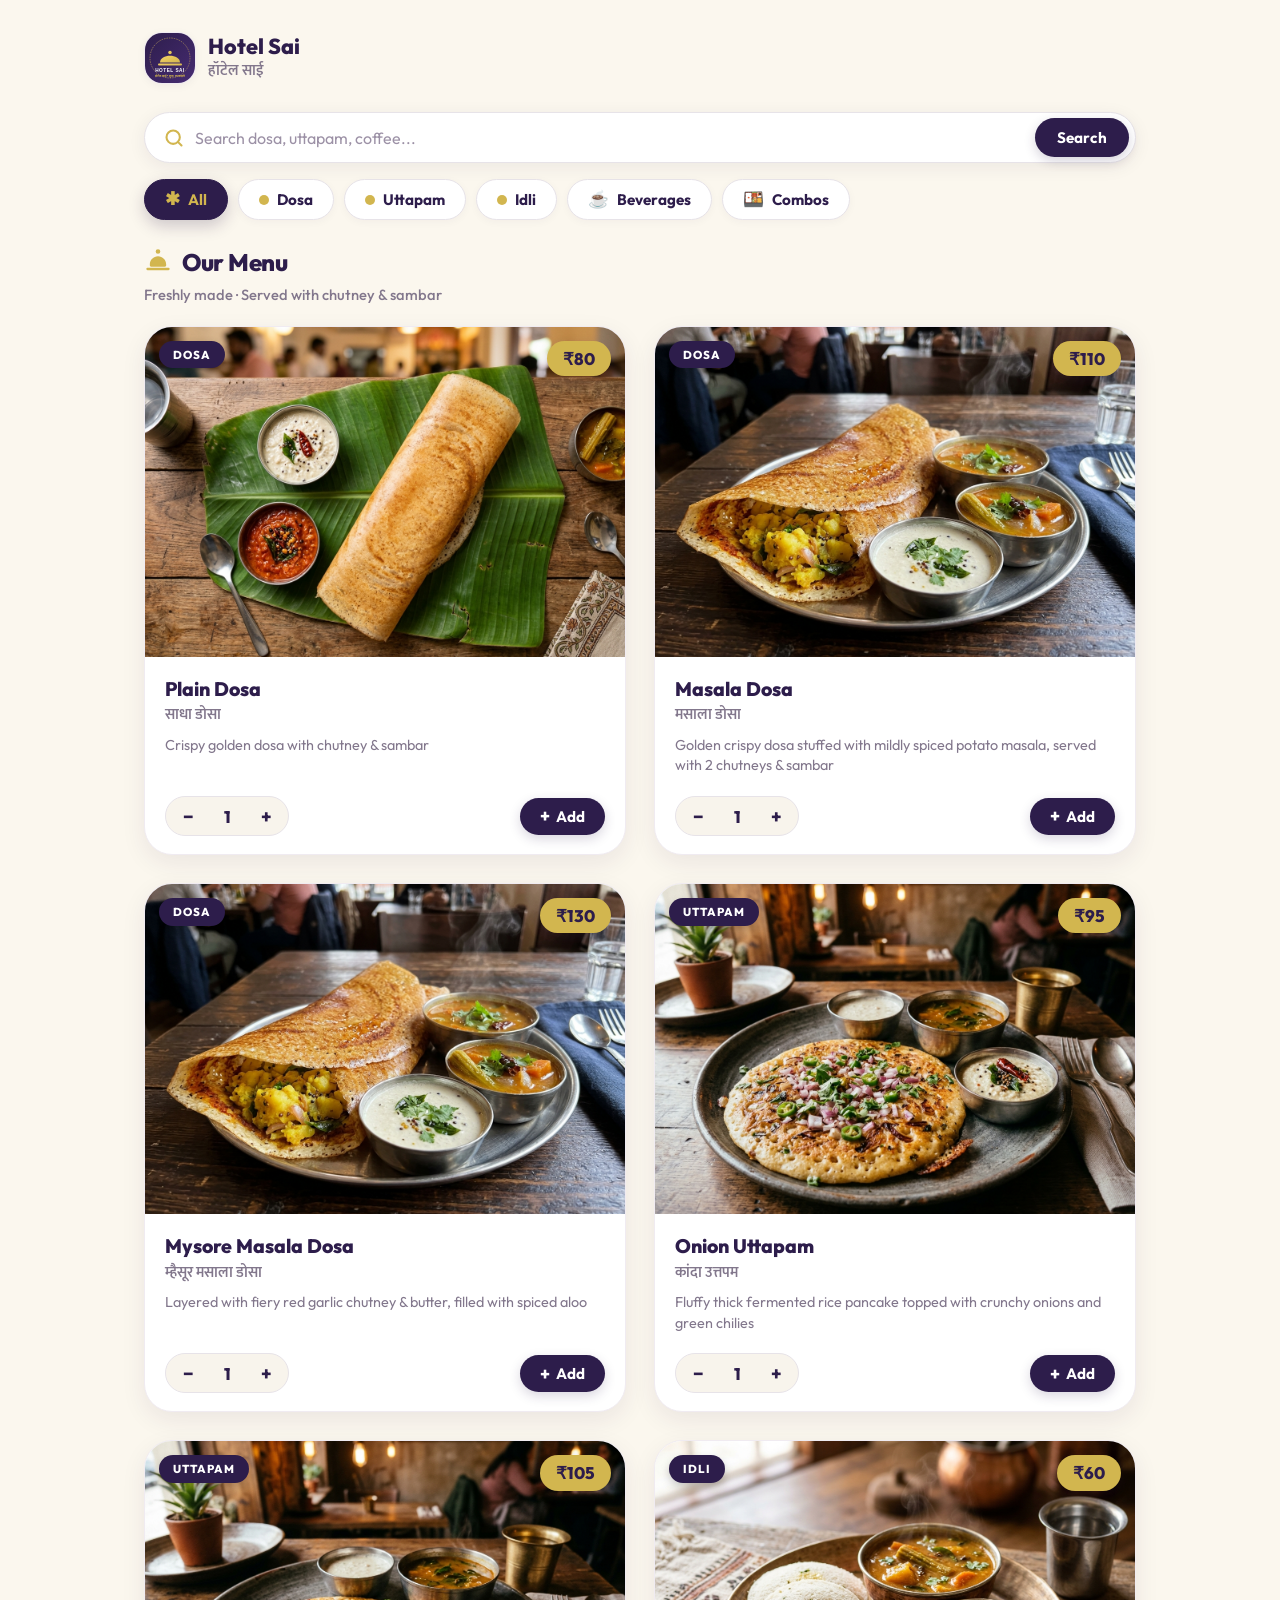
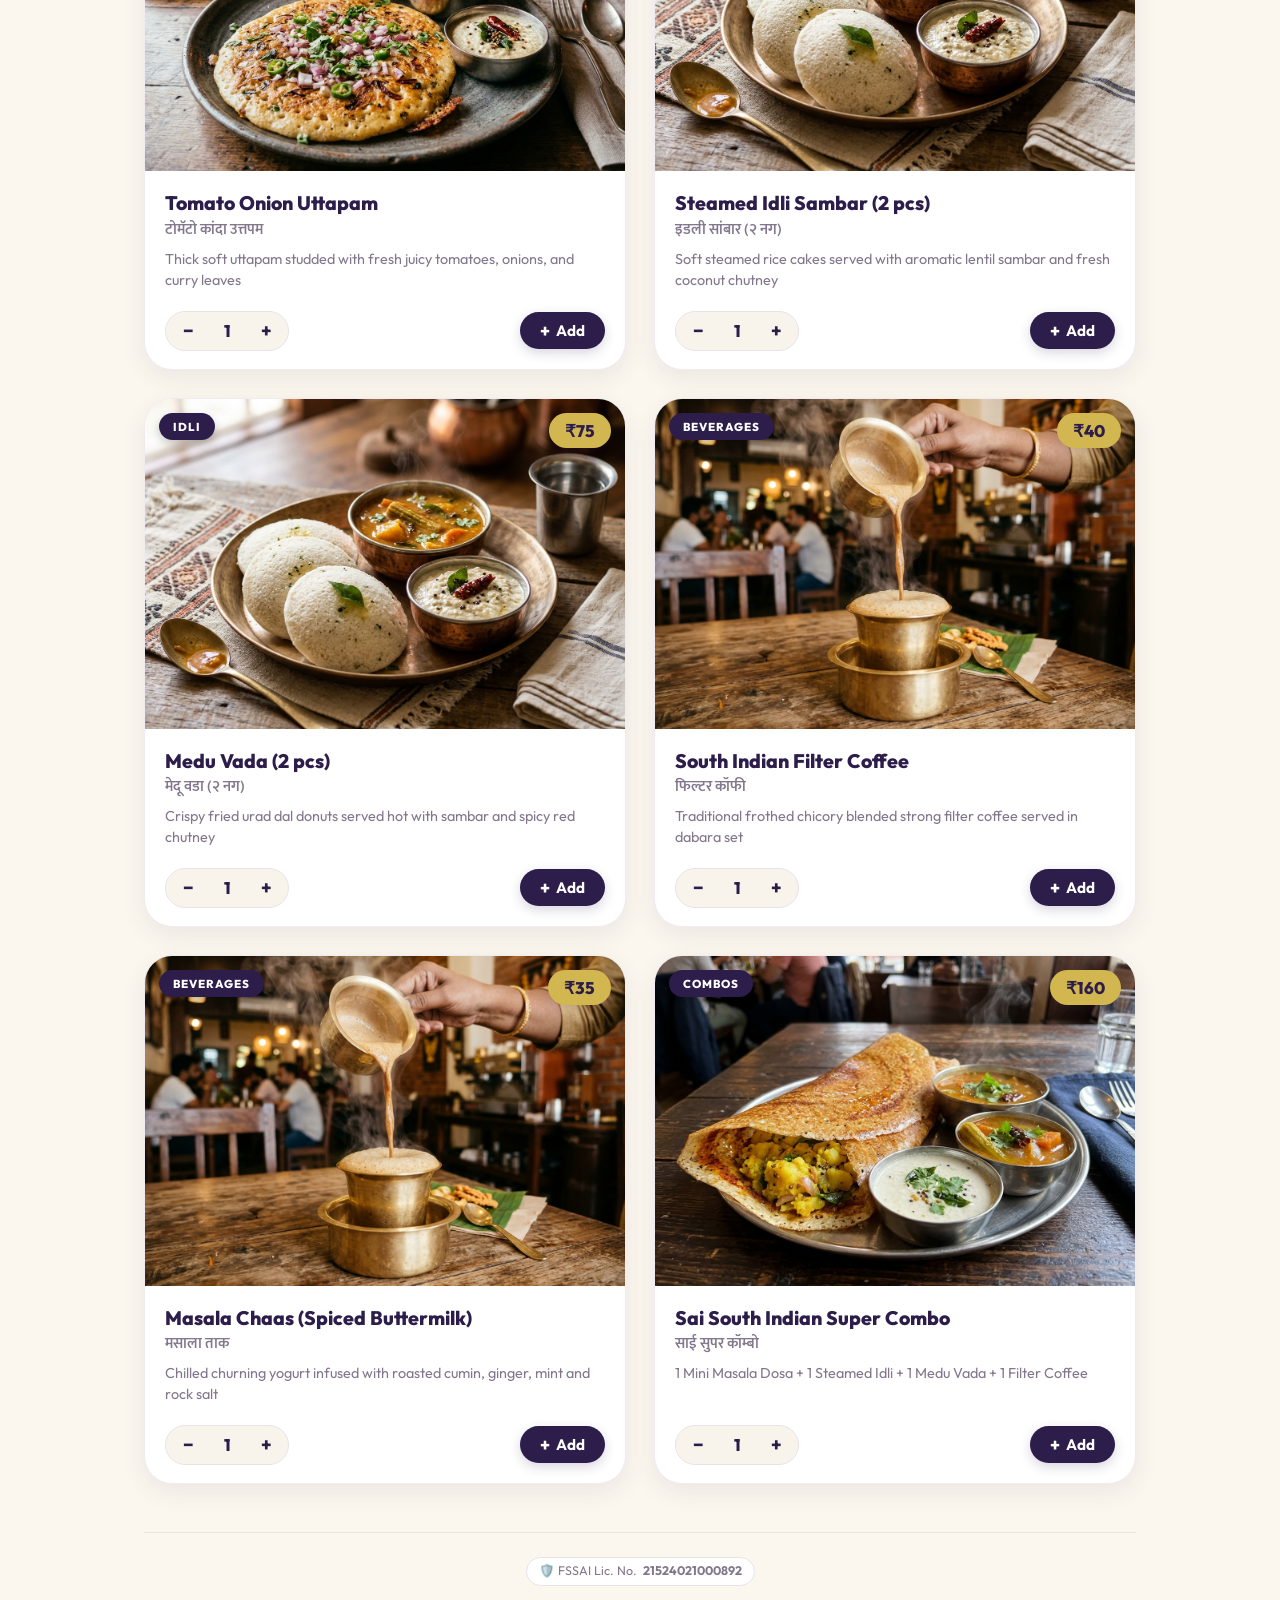
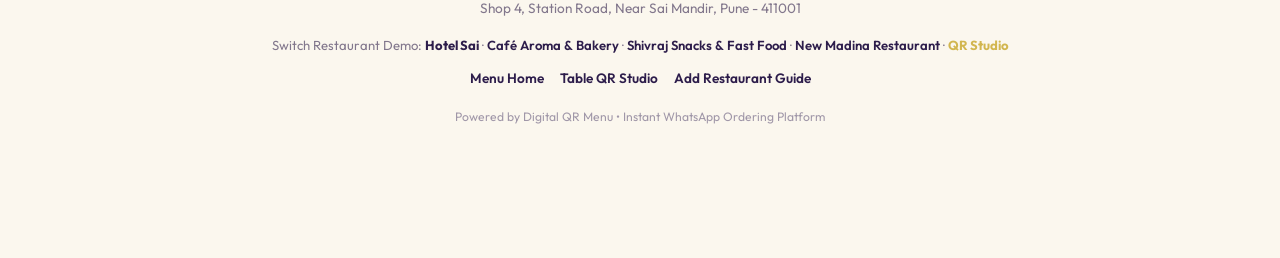
<file: sai-hotel/index.html>
<!DOCTYPE html>
<html lang="en">
<head>
  <meta charset="UTF-8">
  <meta http-equiv="refresh" content="0; url=../index.html?r=sai-hotel">
  <script>
    const search = window.location.search ? '&' + window.location.search.slice(1) : '';
    window.location.replace('../index.html?r=sai-hotel' + search);
  </script>
</head>
<body>
  <p>Loading Hotel Sai Digital Menu... <a href="../index.html?r=sai-hotel">Click here if not redirected</a>.</p>
</body>
</html>
</file>
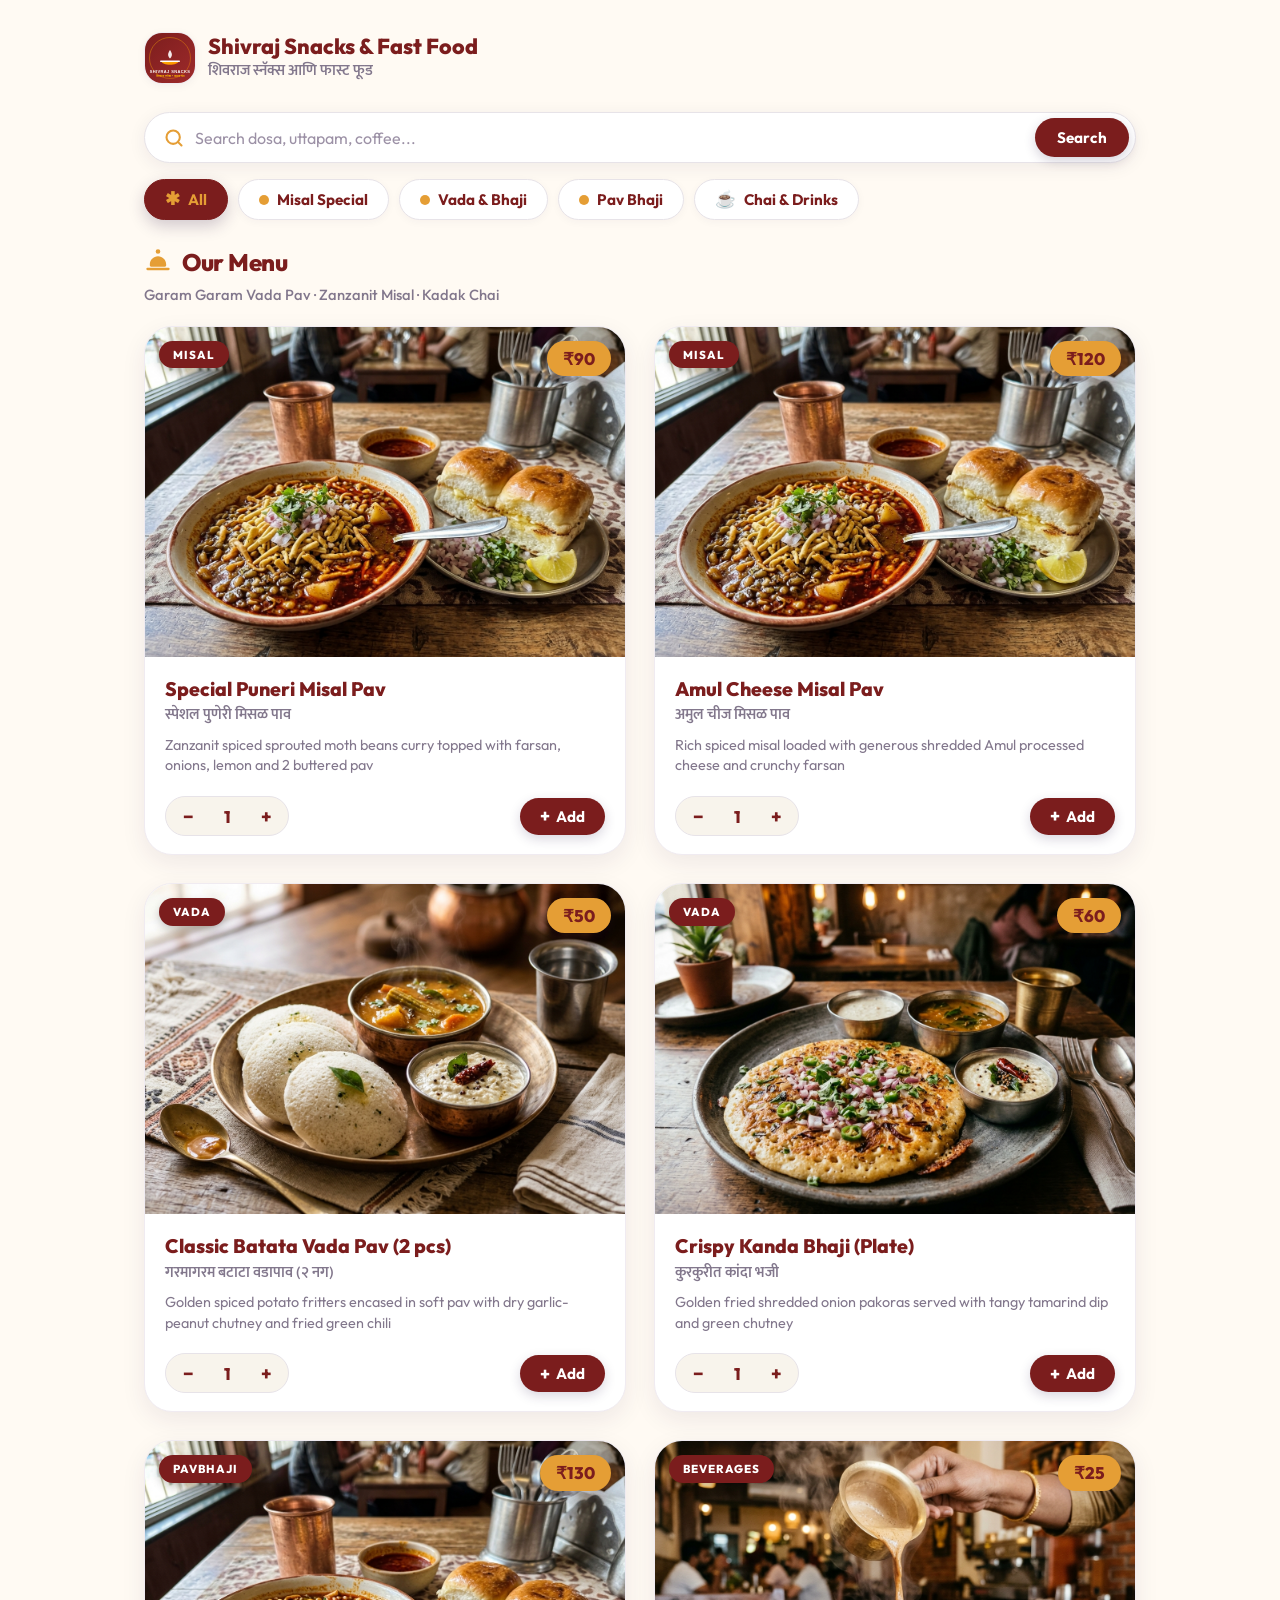
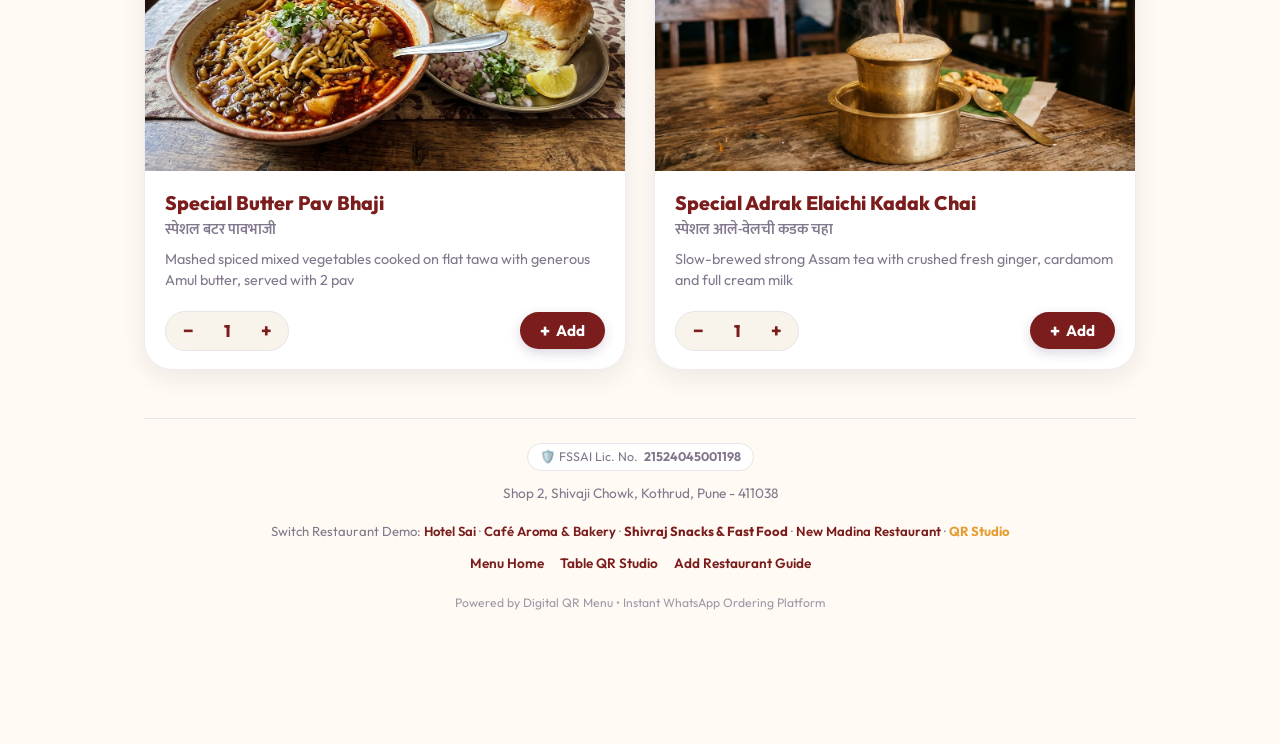
<file: shivraj-snacks/index.html>
<!DOCTYPE html>
<html lang="en">
<head>
  <meta charset="UTF-8">
  <meta http-equiv="refresh" content="0; url=../index.html?r=shivraj-snacks">
  <script>
    const search = window.location.search ? '&' + window.location.search.slice(1) : '';
    window.location.replace('../index.html?r=shivraj-snacks' + search);
  </script>
</head>
<body>
  <p>Loading Shivraj Snacks Digital Menu... <a href="../index.html?r=shivraj-snacks">Click here if not redirected</a>.</p>
</body>
</html>
</file>
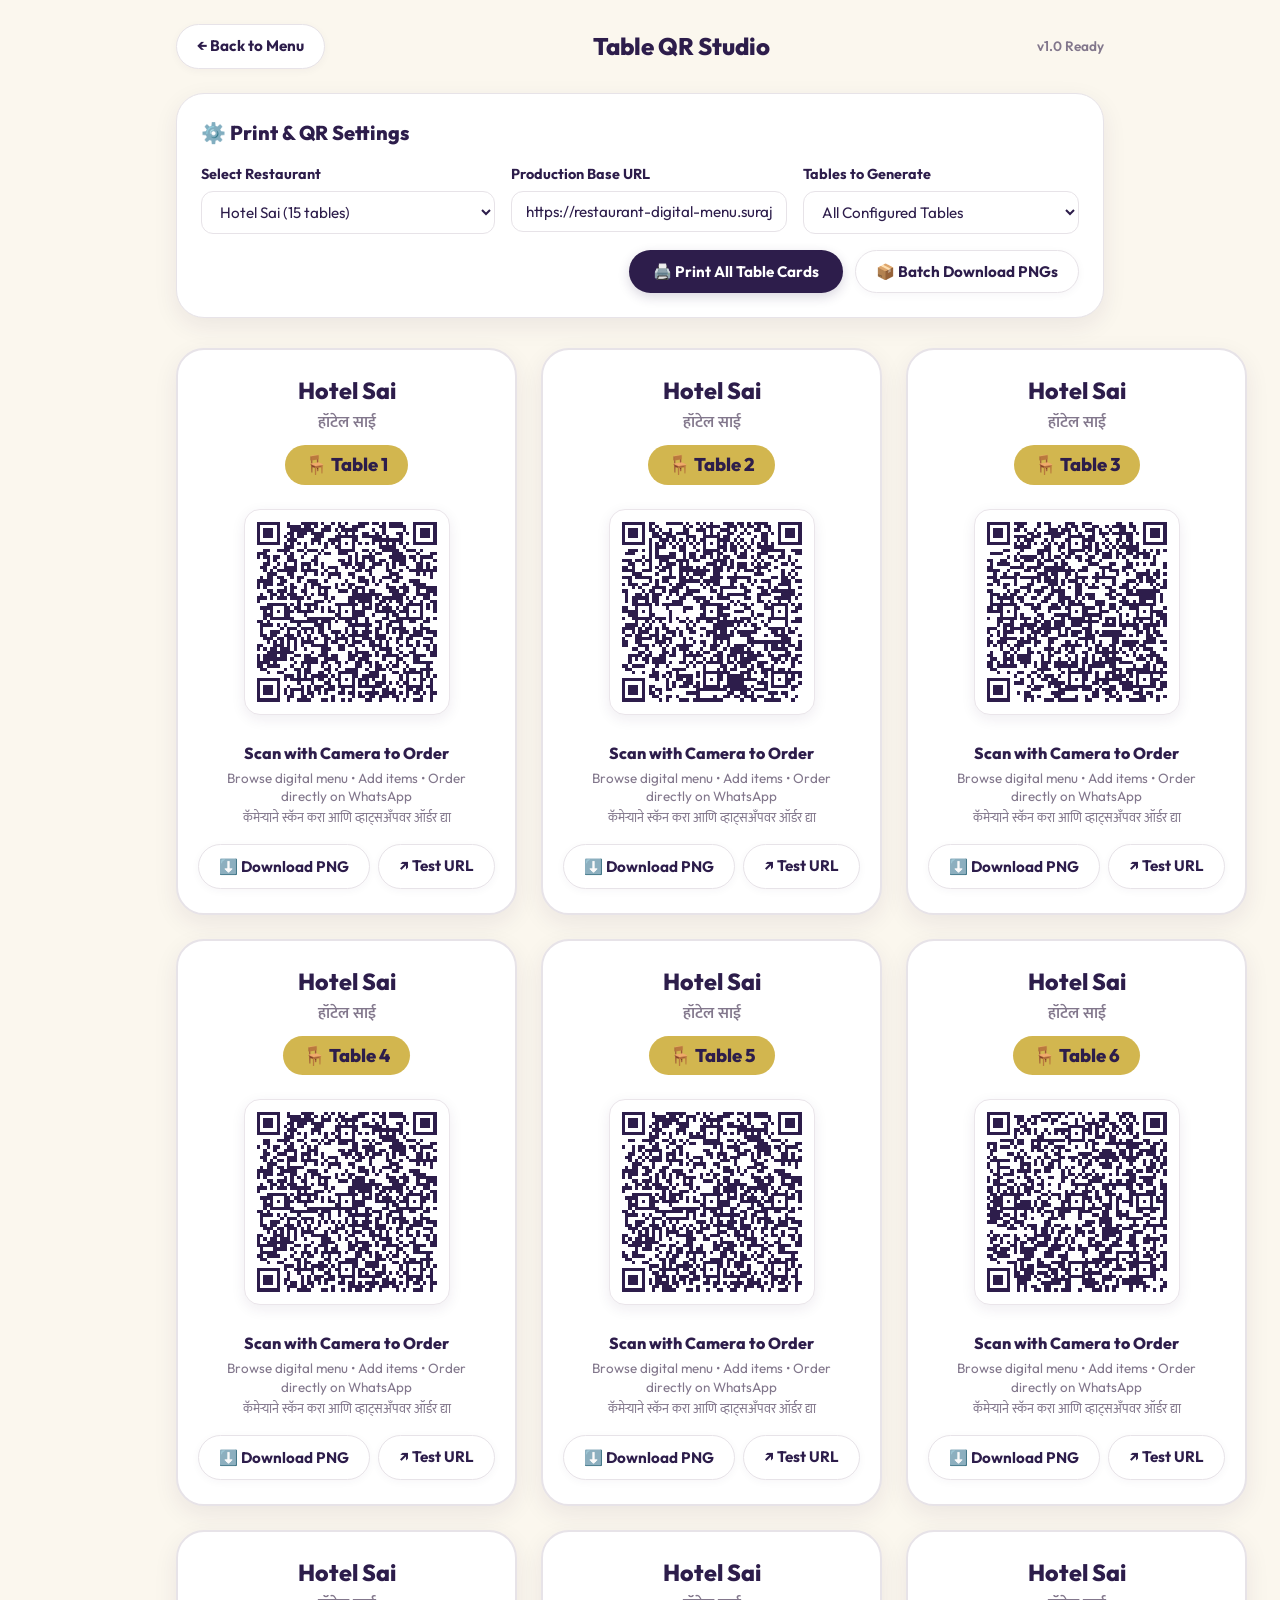
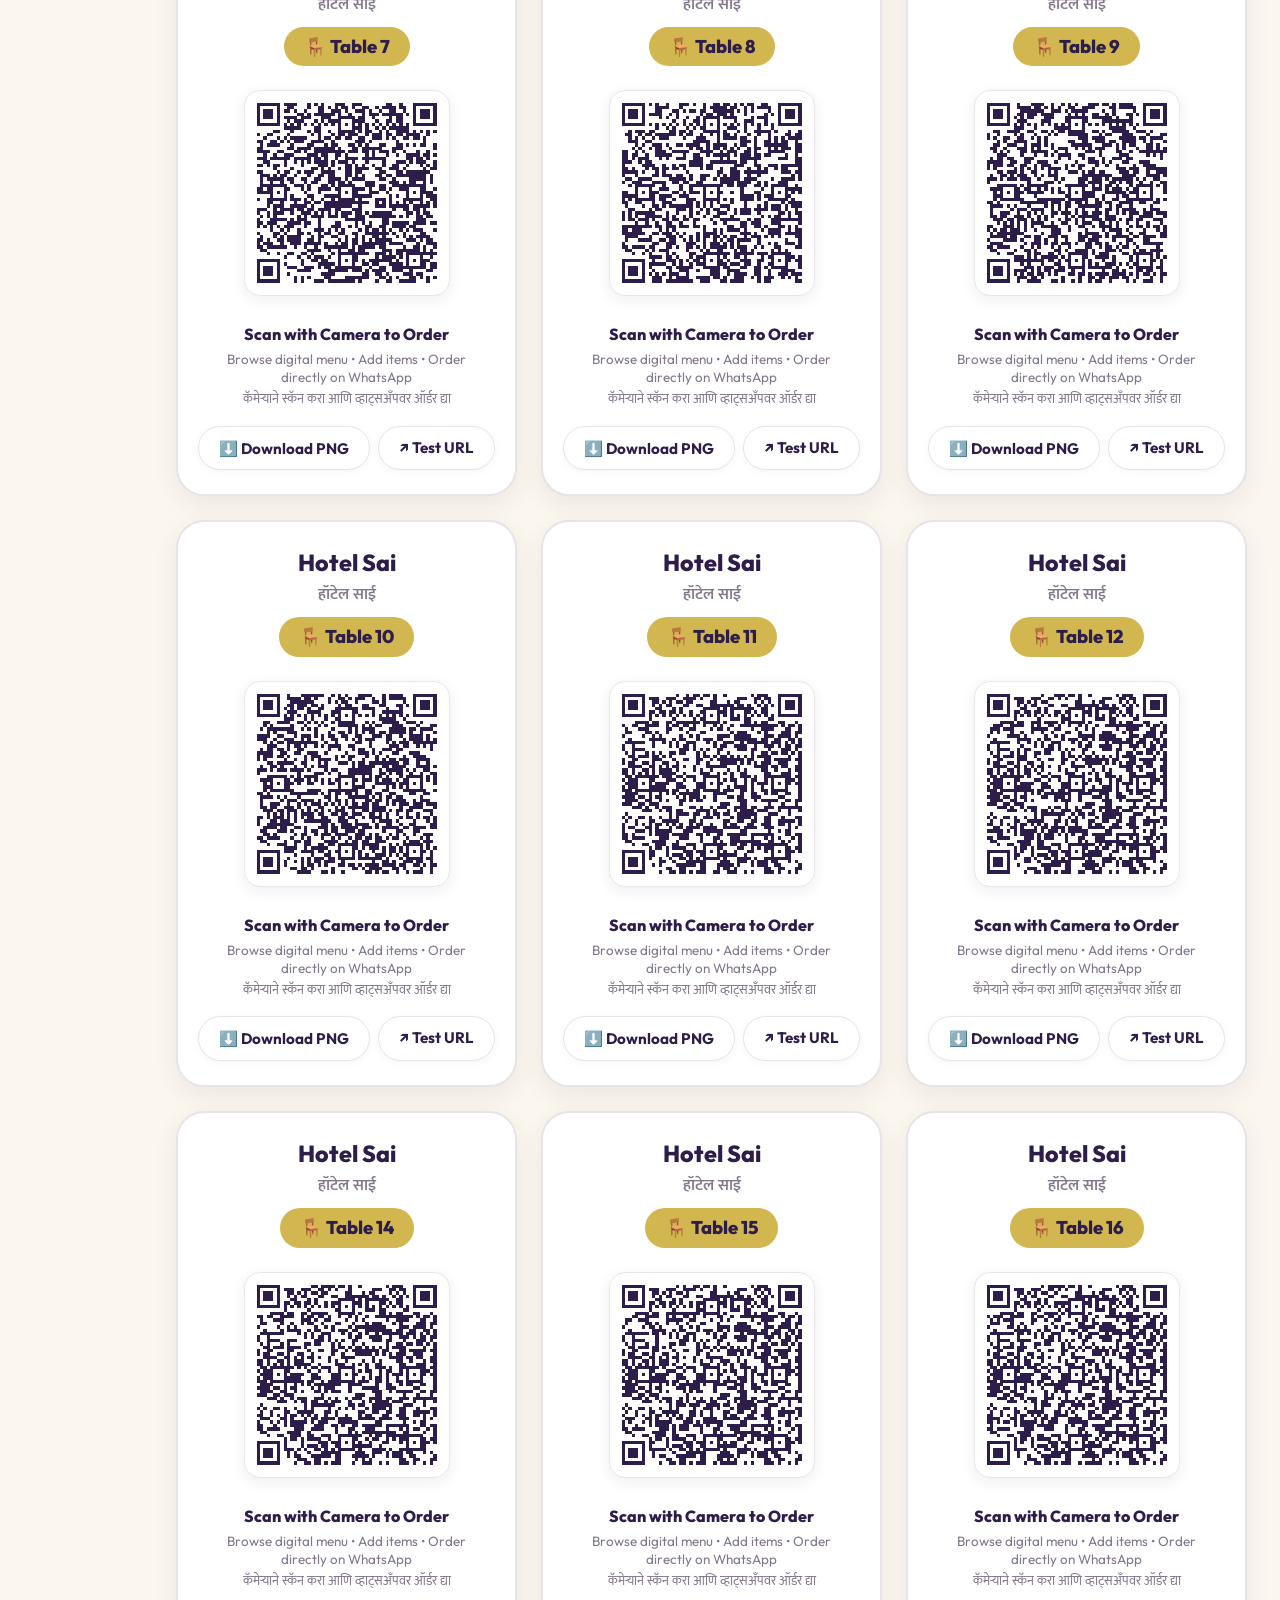
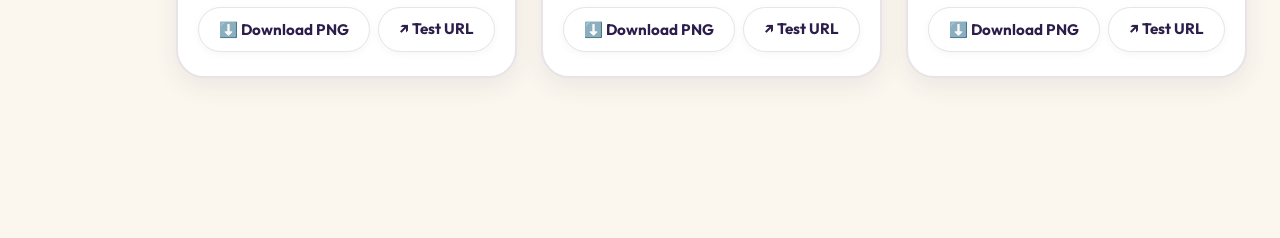
<file: qr-generator.html>
<!DOCTYPE html>
<html lang="en">
<head>
  <meta charset="UTF-8">
  <meta name="viewport" content="width=device-width, initial-scale=1.0, maximum-scale=5.0">
  <title>Restaurant Table QR Studio &amp; Card Generator</title>
  <meta name="description" content="Generate and print high-resolution table QR cards for restaurants and cafes.">
  <meta name="theme-color" content="#2d1d4b">

  <!-- Core Stylesheets -->
  <link rel="stylesheet" href="css/variables.css">
  <link rel="stylesheet" href="css/base.css">
  <link rel="stylesheet" href="css/layout.css">
  <link rel="stylesheet" href="css/components.css">
  <link rel="stylesheet" href="css/responsive.css">
  <link rel="stylesheet" href="css/print.css">

  <style>
    .qr-studio-wrap {
      max-width: 960px;
      margin: 0 auto;
      padding: 24px 16px 60px;
    }

    .qr-controls-card {
      background-color: var(--color-surface);
      border-radius: var(--radius-card);
      padding: 24px;
      box-shadow: var(--shadow-card);
      border: 1.5px solid var(--color-border);
      margin-bottom: 30px;
    }

    .form-row {
      display: grid;
      grid-template-columns: 1fr;
      gap: 16px;
      margin-bottom: 16px;
    }

    @media (min-width: 768px) {
      .form-row {
        grid-template-columns: repeat(3, 1fr);
      }
    }

    .form-group {
      display: flex;
      flex-direction: column;
      gap: 6px;
    }

    .form-label {
      font-size: 0.9rem;
      font-weight: 700;
      color: var(--color-primary);
    }

    .form-control {
      padding: 10px 14px;
      border-radius: var(--radius-sm);
      border: 1.5px solid var(--color-border);
      font-size: 0.95rem;
      background: var(--color-surface);
    }

    .qr-grid {
      display: grid;
      grid-template-columns: 1fr;
      gap: 24px;
    }

    @media (min-width: 640px) {
      .qr-grid {
        grid-template-columns: repeat(2, 1fr);
      }
    }

    @media (min-width: 990px) {
      .qr-grid {
        grid-template-columns: repeat(3, 1fr);
      }
    }

    .qr-stand-card {
      background-color: var(--color-surface);
      border: 2px solid var(--color-border);
      border-radius: var(--radius-card);
      padding: 24px 20px;
      text-align: center;
      box-shadow: var(--shadow-card);
      transition: transform var(--transition-fast);
      position: relative;
    }

    .qr-stand-card:hover {
      border-color: var(--color-accent);
      transform: translateY(-2px);
    }

    .url-warning-box {
      background-color: #fffbeb;
      border: 1.5px solid #f59e0b;
      color: #92400e;
      border-radius: var(--radius-sm);
      padding: 12px 16px;
      margin-bottom: 20px;
      font-size: 0.88rem;
      display: none;
    }
  </style>
</head>
<body>
  <div class="qr-studio-wrap">

    <!-- Top Navigation -->
    <header class="no-print" style="display: flex; align-items: center; justify-content: space-between; margin-bottom: 24px;">
      <a href="index.html" class="category-pill" style="text-decoration: none;">
        <span>← Back to Menu</span>
      </a>
      <h1 class="restaurant-name" style="font-size: 1.5rem;">Table QR Studio</h1>
      <span style="font-size: 0.85rem; color: var(--color-muted); font-weight: 600;">v1.0 Ready</span>
    </header>

    <!-- Controls Panel -->
    <section class="qr-controls-card no-print" aria-label="QR Code Generator Settings">
      <h2 style="font-size: 1.25rem; font-weight: 800; color: var(--color-primary); margin-bottom: 16px;">
        ⚙️ Print &amp; QR Settings
      </h2>

      <!-- Production Base URL warning -->
      <div class="url-warning-box" id="url-warning">
        ⚠️ <strong>Notice:</strong> Your Base URL looks like a development or placeholder URL. Before printing real table stickers for clients, enter the deployed Cloudflare Pages URL (e.g. <code>https://my-menu.pages.dev</code>).
      </div>

      <div class="form-row">
        <div class="form-group">
          <label for="select-restaurant" class="form-label">Select Restaurant</label>
          <select id="select-restaurant" class="form-control">
            <!-- Populated dynamically -->
          </select>
        </div>

        <div class="form-group">
          <label for="input-base-url" class="form-label">Production Base URL</label>
          <input 
            type="text" 
            id="input-base-url" 
            class="form-control" 
            placeholder="https://YOUR-PROJECT.pages.dev"
          />
        </div>

        <div class="form-group">
          <label for="select-table-mode" class="form-label">Tables to Generate</label>
          <select id="select-table-mode" class="form-control">
            <option value="all">All Configured Tables</option>
            <option value="single">Single Table Only</option>
          </select>
        </div>
      </div>

      <div class="form-row" id="single-table-wrap" style="display: none;">
        <div class="form-group">
          <label for="select-single-table" class="form-label">Choose Specific Table</label>
          <select id="select-single-table" class="form-control">
            <!-- Populated dynamically -->
          </select>
        </div>
      </div>

      <div style="display: flex; gap: 12px; flex-wrap: wrap; margin-top: 10px;">
        <button type="button" class="btn-add" id="btn-print-cards" style="padding: 12px 24px;">
          <span>🖨️ Print All Table Cards</span>
        </button>
        <button type="button" class="category-pill" id="btn-download-all">
          <span>📦 Batch Download PNGs</span>
        </button>
      </div>
    </section>

    <!-- QR Cards Grid for Preview & Printing -->
    <main class="qr-grid print-card-grid" id="qr-cards-container" aria-label="Table QR Cards">
      <!-- Generated dynamically by qr-generator.js -->
    </main>

  </div>

  <!-- QR Script & App Modules -->
  <script src="js/lib/qrcode.min.js"></script>
  <script src="js/config.js"></script>
  <script src="data/registry.js"></script>
  <script src="data/restaurants/sai-hotel.js"></script>
  <script src="data/restaurants/cafe-aroma.js"></script>
  <script src="data/restaurants/shivraj-snacks.js" charset="UTF-8"></script>
  <script src="data/restaurants/new-madina.js" charset="UTF-8"></script>
  <script src="js/utils.js" charset="UTF-8"></script>
  <script src="js/qr-generator.js" charset="UTF-8"></script>
</body>
</html>
</file>
<file: css/variables.css>
/**
 * QR Digital Menu - Design System Tokens
 * Recreating the reference screenshot aesthetics with warm cream, deep purple, and golden yellow accents.
 */
:root {
  /* Core Color Palette matching reference screenshots */
  --color-background: #fbf7ee;
  --color-surface: #ffffff;
  --color-surface-subtle: #f8f4ec;
  --color-surface-hover: #fcf9f3;
  
  --color-primary: #2d1d4b;
  --color-primary-hover: #40275f;
  --color-primary-active: #221538;
  --color-primary-rgb: 45, 29, 75;
  
  --color-accent: #d2b64f;
  --color-accent-badge: #ddbe53;
  --color-accent-light: #fef7db;
  --color-accent-rgb: 210, 182, 79;
  
  --color-text: #2d1d4b;
  --color-text-secondary: #564a66;
  --color-muted: #82778c;
  --color-muted-light: #a9a0b0;
  
  --color-border: #e7e3e8;
  --color-border-subtle: #f0ebf1;
  --color-border-focus: #2d1d4b;
  
  --color-whatsapp: #25d366;
  --color-whatsapp-hover: #20bd59;
  --color-whatsapp-rgb: 37, 211, 102;
  
  --color-danger: #d9383a;
  --color-success: #2a9d8f;
  
  /* Radii */
  --radius-xs: 8px;
  --radius-sm: 12px;
  --radius-md: 18px;
  --radius-card: 28px;
  --radius-pill: 999px;
  
  /* Elevation & Shadows */
  --shadow-sm: 0 2px 8px rgba(45, 29, 75, 0.05);
  --shadow-card: 0 8px 24px rgba(45, 29, 75, 0.08);
  --shadow-card-hover: 0 12px 32px rgba(45, 29, 75, 0.13);
  --shadow-floating: 0 10px 30px rgba(45, 29, 75, 0.18);
  --shadow-modal: 0 24px 60px rgba(45, 29, 75, 0.28);
  
  /* Typography */
  --font-family-base: 'Outfit', 'Poppins', -apple-system, BlinkMacSystemFont, 'Segoe UI', Roboto, sans-serif;
  --font-family-marathi: 'Mukta', 'Noto Sans Devanagari', sans-serif;
  
  /* Spacing Scale */
  --space-2xs: 4px;
  --space-xs: 8px;
  --space-sm: 12px;
  --space-md: 16px;
  --space-lg: 20px;
  --space-xl: 24px;
  --space-2xl: 32px;
  
  /* Transitions */
  --transition-fast: 0.15s ease;
  --transition-normal: 0.25s cubic-bezier(0.16, 1, 0.3, 1);
  --transition-slow: 0.4s cubic-bezier(0.16, 1, 0.3, 1);
  
  /* Mobile Safe Areas */
  --safe-top: env(safe-area-inset-top, 0px);
  --safe-bottom: env(safe-area-inset-bottom, 0px);
}
</file>
<file: css/base.css>
@import url('https://fonts.googleapis.com/css2?family=Mukta:wght@400;500;600;700&family=Outfit:wght@400;500;600;700;800&display=swap');

/* Reset and Box Sizing */
*, *::before, *::after {
  box-sizing: border-box;
  margin: 0;
  padding: 0;
}

html {
  font-size: 16px;
  -webkit-text-size-adjust: 100%;
  scroll-behavior: smooth;
  background-color: var(--color-background);
}

body {
  font-family: var(--font-family-base);
  color: var(--color-text);
  background-color: var(--color-background);
  line-height: 1.5;
  -webkit-font-smoothing: antialiased;
  -moz-osx-font-smoothing: grayscale;
  min-height: 100vh;
  position: relative;
  overflow-x: hidden;
  padding-bottom: calc(100px + var(--safe-bottom));
}

/* Devanagari / Marathi Text Font */
.marathi-text, [lang="mr"] {
  font-family: var(--font-family-marathi), var(--font-family-base);
}

/* Accessibility: Visible Focus States */
a:focus-visible,
button:focus-visible,
input:focus-visible,
select:focus-visible,
textarea:focus-visible {
  outline: 3px solid var(--color-accent);
  outline-offset: 2px;
}

/* Base interactive elements */
button {
  font-family: inherit;
  font-size: 1rem;
  border: none;
  background: none;
  cursor: pointer;
  -webkit-tap-highlight-color: transparent;
  user-select: none;
  transition: transform var(--transition-fast), background-color var(--transition-fast), opacity var(--transition-fast);
}

button:active {
  transform: scale(0.96);
}

input, select, textarea {
  font-family: inherit;
  font-size: 1rem;
  color: var(--color-text);
  border: 1.5px solid var(--color-border);
  outline: none;
  background-color: var(--color-surface);
  transition: border-color var(--transition-fast), box-shadow var(--transition-fast);
}

input:focus, select:focus, textarea:focus {
  border-color: var(--color-primary);
}

img {
  max-width: 100%;
  height: auto;
  display: block;
}

/* Screen reader only utility */
.sr-only {
  position: absolute;
  width: 1px;
  height: 1px;
  padding: 0;
  margin: -1px;
  overflow: hidden;
  clip: rect(0, 0, 0, 0);
  white-space: nowrap;
  border: 0;
}

/* Prevent body scrolling when modal is open */
body.modal-open {
  overflow: hidden;
  touch-action: none;
}
</file>
<file: css/layout.css>
/**
 * QR Digital Menu - Layout & Container Styles
 */

/* Main Page Container */
.app-container {
  width: 100%;
  max-width: 580px; /* Matched to mobile-first screenshot frame, adapts on desktop */
  margin: 0 auto;
  padding: var(--space-md) var(--space-md) var(--space-2xl);
  position: relative;
}

/* Header & Restaurant Brand Bar */
.restaurant-header {
  margin-bottom: var(--space-lg);
  display: flex;
  flex-direction: column;
  gap: var(--space-xs);
}

.restaurant-top-bar {
  display: flex;
  align-items: center;
  justify-content: space-between;
  gap: var(--space-sm);
  padding: var(--space-xs) 0;
}

.restaurant-branding {
  display: flex;
  align-items: center;
  gap: var(--space-sm);
}

.restaurant-logo {
  width: 52px;
  height: 52px;
  border-radius: var(--radius-md);
  object-fit: cover;
  box-shadow: var(--shadow-sm);
  background-color: var(--color-surface);
  border: 1px solid var(--color-border-subtle);
  flex-shrink: 0;
}

.restaurant-title-wrap {
  display: flex;
  flex-direction: column;
}

.restaurant-name {
  font-size: 1.35rem;
  font-weight: 800;
  color: var(--color-primary);
  line-height: 1.2;
}

.restaurant-name-mr {
  font-size: 0.95rem;
  color: var(--color-muted);
  font-weight: 600;
}

/* Table Badge Indicator (shows scanned table) */
.table-badge {
  display: inline-flex;
  align-items: center;
  gap: 6px;
  background-color: var(--color-accent-light);
  border: 1.5px solid var(--color-accent);
  color: var(--color-primary);
  padding: 6px 14px;
  border-radius: var(--radius-pill);
  font-size: 0.85rem;
  font-weight: 700;
  white-space: nowrap;
  box-shadow: var(--shadow-sm);
}

.table-badge-icon {
  font-size: 1rem;
}

/* Search Bar Wrapper */
.search-wrapper {
  margin-bottom: var(--space-md);
}

/* Category Filter Scroller */
.categories-wrapper {
  margin-bottom: var(--space-xl);
}

.categories-container {
  display: flex;
  flex-wrap: wrap;
  gap: 10px;
  align-items: center;
}

/* Menu Section Heading (Matched to Screenshot 1) */
.menu-section-header {
  margin-bottom: var(--space-lg);
}

.menu-title-row {
  display: flex;
  align-items: center;
  gap: 10px;
  margin-bottom: 4px;
}

.menu-icon-accent {
  width: 28px;
  height: 28px;
  display: inline-flex;
  align-items: center;
  justify-content: center;
  color: var(--color-accent);
  flex-shrink: 0;
}

.menu-title {
  font-size: 1.5rem;
  font-weight: 800;
  color: var(--color-primary);
  letter-spacing: -0.3px;
}

.menu-subtitle {
  font-size: 0.92rem;
  color: var(--color-muted);
  font-weight: 500;
}

/* Menu Grid */
.menu-grid {
  display: flex;
  flex-direction: column;
  gap: var(--space-xl);
}

/* Desktop Expansion: When width allows, expand nicely */
@media (min-width: 900px) {
  .app-container {
    max-width: 1040px;
    padding: var(--space-xl) var(--space-xl) var(--space-2xl);
  }

  .menu-grid {
    display: grid;
    grid-template-columns: repeat(2, 1fr);
    gap: 28px;
  }
}

@media (min-width: 1300px) {
  .app-container {
    max-width: 1240px;
  }
  
  .menu-grid {
    grid-template-columns: repeat(3, 1fr);
  }
}

/* Footer Section */
.app-footer {
  margin-top: 48px;
  padding-top: 24px;
  border-top: 1.5px solid var(--color-border);
  text-align: center;
  color: var(--color-muted);
  font-size: 0.85rem;
  display: flex;
  flex-direction: column;
  gap: 12px;
}

.footer-nav {
  display: flex;
  justify-content: center;
  gap: 16px;
  flex-wrap: wrap;
}

.footer-link {
  color: var(--color-primary);
  text-decoration: none;
  font-weight: 600;
  transition: color var(--transition-fast);
}

.footer-link:hover {
  color: var(--color-accent);
  text-decoration: underline;
}

.fssai-pill {
  display: inline-flex;
  align-items: center;
  justify-content: center;
  gap: 6px;
  font-size: 0.78rem;
  color: var(--color-muted);
  background-color: var(--color-surface);
  border: 1px solid var(--color-border);
  padding: 4px 12px;
  border-radius: var(--radius-pill);
  margin: 0 auto;
}
</file>
<file: css/components.css>
/**
 * QR Digital Menu - Component Styles
 * Exact Recreation of Screenshots 1, 2, and 3
 */

/* ==========================================================================
   1. SEARCH BAR COMPONENT (Screenshot 1)
   ========================================================================== */
.search-form {
  width: 100%;
}

.search-pill-container {
  display: flex;
  align-items: center;
  background-color: var(--color-surface);
  border-radius: var(--radius-pill);
  box-shadow: 0 4px 18px rgba(45, 29, 75, 0.07);
  border: 1.5px solid var(--color-border);
  padding: 5px 6px 5px 18px;
  gap: 10px;
  transition: border-color var(--transition-fast), box-shadow var(--transition-fast);
}

.search-pill-container:focus-within {
  border-color: var(--color-primary);
  box-shadow: 0 6px 20px rgba(45, 29, 75, 0.12);
}

.search-icon-accent {
  width: 22px;
  height: 22px;
  color: var(--color-accent);
  flex-shrink: 0;
  display: flex;
  align-items: center;
  justify-content: center;
}

.search-input {
  flex: 1;
  border: none;
  background: transparent;
  padding: 8px 0;
  font-size: 1rem;
  font-weight: 500;
  color: var(--color-primary);
}

.search-input::placeholder {
  color: #9c91a6;
  font-weight: 400;
}

.search-clear-btn {
  background: transparent;
  color: var(--color-muted);
  width: 28px;
  height: 28px;
  border-radius: 50%;
  display: none;
  align-items: center;
  justify-content: center;
  font-size: 14px;
}

.search-clear-btn.visible {
  display: flex;
}

.search-submit-btn {
  background-color: var(--color-primary);
  color: #ffffff;
  border-radius: var(--radius-pill);
  padding: 10px 22px;
  font-size: 0.95rem;
  font-weight: 700;
  box-shadow: 0 4px 12px rgba(45, 29, 75, 0.2);
  flex-shrink: 0;
  transition: background-color var(--transition-fast), transform var(--transition-fast);
}

.search-submit-btn:hover {
  background-color: var(--color-primary-hover);
}

/* ==========================================================================
   2. CATEGORY PILLS (Screenshot 1)
   ========================================================================== */
.category-pill {
  display: inline-flex;
  align-items: center;
  gap: 8px;
  padding: 10px 20px;
  border-radius: var(--radius-pill);
  background-color: var(--color-surface);
  color: var(--color-primary);
  border: 1.5px solid var(--color-border);
  font-size: 0.95rem;
  font-weight: 700;
  white-space: nowrap;
  box-shadow: 0 2px 8px rgba(45, 29, 75, 0.04);
  cursor: pointer;
  transition: all var(--transition-fast);
}

.category-pill:hover {
  border-color: #d8d0db;
  transform: translateY(-1px);
}

/* Active Category Pill: Dark Purple + Golden Accents */
.category-pill.active {
  background-color: var(--color-primary);
  color: var(--color-accent);
  border-color: var(--color-primary);
  box-shadow: 0 6px 16px rgba(45, 29, 75, 0.22);
}

.category-pill.active .category-icon,
.category-pill.active .category-icon-dot {
  color: var(--color-accent);
  background-color: var(--color-accent);
}

.category-icon-dot {
  width: 10px;
  height: 10px;
  border-radius: 50%;
  background-color: var(--color-accent);
  display: inline-block;
  flex-shrink: 0;
}

.category-icon-star {
  font-size: 1.15rem;
  line-height: 1;
  color: var(--color-accent);
}

.category-icon-emoji {
  font-size: 1.05rem;
  line-height: 1;
}

/* ==========================================================================
   3. FOOD CARDS (Screenshot 1 & 2)
   ========================================================================== */
.menu-card {
  background-color: var(--color-surface);
  border-radius: var(--radius-card);
  box-shadow: var(--shadow-card);
  border: 1.5px solid var(--color-border-subtle);
  overflow: hidden;
  display: flex;
  flex-direction: column;
  position: relative;
  transition: transform var(--transition-normal), box-shadow var(--transition-normal);
}

.menu-card:hover {
  transform: translateY(-3px);
  box-shadow: var(--shadow-card-hover);
}

/* Card Image Area with Rounded Corners and Badges */
.card-media {
  position: relative;
  width: 100%;
  aspect-ratio: 16 / 11;
  overflow: hidden;
  background-color: #f2ece0;
}

.card-image {
  width: 100%;
  height: 100%;
  object-fit: cover;
  display: block;
  transition: transform 0.4s ease;
}

.menu-card:hover .card-image {
  transform: scale(1.03);
}

/* Category Badge: Top Left */
.badge-category {
  position: absolute;
  top: 14px;
  left: 14px;
  background-color: var(--color-primary);
  color: #ffffff;
  padding: 5px 14px;
  border-radius: var(--radius-pill);
  font-size: 0.72rem;
  font-weight: 800;
  text-transform: uppercase;
  letter-spacing: 1px;
  box-shadow: 0 4px 10px rgba(0, 0, 0, 0.2);
  z-index: 2;
}

/* Price Badge: Top Right (Screenshot 1 & 2) */
.badge-price {
  position: absolute;
  top: 14px;
  right: 14px;
  background-color: var(--color-accent-badge);
  color: var(--color-primary);
  padding: 5px 16px;
  border-radius: var(--radius-pill);
  font-size: 1.05rem;
  font-weight: 800;
  box-shadow: 0 4px 12px rgba(45, 29, 75, 0.15);
  z-index: 2;
}

/* Card Content Body */
.card-body {
  padding: 20px 20px 18px;
  display: flex;
  flex-direction: column;
  flex: 1;
}

.card-title {
  font-size: 1.22rem;
  font-weight: 800;
  color: var(--color-primary);
  line-height: 1.25;
  margin-bottom: 2px;
}

.card-title-mr {
  font-size: 0.96rem;
  color: var(--color-muted);
  font-weight: 600;
  margin-bottom: 8px;
}

.card-description {
  font-size: 0.9rem;
  color: var(--color-muted);
  line-height: 1.45;
  margin-bottom: 16px;
  flex: 1;
}

/* Card Action Row */
.card-actions {
  display: flex;
  align-items: center;
  justify-content: space-between;
  gap: 12px;
  margin-top: auto;
  padding-top: 4px;
}

/* Quantity Pill Controls ([-] 4 [+]) */
.quantity-pill-group {
  display: inline-flex;
  align-items: center;
  background-color: var(--color-surface-subtle);
  border: 1.5px solid var(--color-border);
  border-radius: var(--radius-pill);
  padding: 3px 6px;
  gap: 14px;
}

.qty-btn {
  width: 32px;
  height: 32px;
  border-radius: 50%;
  display: flex;
  align-items: center;
  justify-content: center;
  font-size: 1.15rem;
  font-weight: 800;
  color: var(--color-primary);
  background: transparent;
  transition: background-color var(--transition-fast);
}

.qty-btn:hover {
  background-color: rgba(45, 29, 75, 0.08);
}

.qty-number {
  font-size: 1.05rem;
  font-weight: 800;
  color: var(--color-primary);
  min-width: 18px;
  text-align: center;
}

/* Add Button (+ Add) */
.btn-add {
  display: inline-flex;
  align-items: center;
  gap: 6px;
  background-color: var(--color-primary);
  color: #ffffff;
  border-radius: var(--radius-pill);
  padding: 9px 20px;
  font-size: 0.95rem;
  font-weight: 700;
  box-shadow: 0 4px 12px rgba(45, 29, 75, 0.18);
  transition: all var(--transition-fast);
  margin-left: auto;
}

.btn-add:hover {
  background-color: var(--color-primary-hover);
  transform: translateY(-1px);
}

.btn-add-icon {
  font-size: 1.1rem;
  font-weight: 800;
  line-height: 1;
}

/* Unavailable Card State */
.menu-card.unavailable {
  opacity: 0.72;
}

.menu-card.unavailable .card-media::after {
  content: 'Currently Unavailable';
  position: absolute;
  inset: 0;
  background: rgba(45, 29, 75, 0.55);
  display: flex;
  align-items: center;
  justify-content: center;
  color: #ffffff;
  font-weight: 700;
  font-size: 0.95rem;
  z-index: 3;
}

/* ==========================================================================
   4. FLOATING CART BUTTON (Screenshot 1 & 2)
   ========================================================================== */
.floating-cart-btn {
  position: fixed;
  bottom: calc(20px + var(--safe-bottom));
  right: 20px;
  background-color: var(--color-primary);
  color: #ffffff;
  border-radius: var(--radius-pill);
  padding: 10px 18px 10px 16px;
  display: flex;
  align-items: center;
  gap: 10px;
  box-shadow: 0 10px 30px rgba(45, 29, 75, 0.35);
  font-weight: 700;
  font-size: 1rem;
  z-index: 100;
  cursor: pointer;
  transition: transform var(--transition-normal), box-shadow var(--transition-normal);
  border: 2px solid rgba(255, 255, 255, 0.15);
}

.floating-cart-btn:hover {
  background-color: var(--color-primary-hover);
  transform: translateY(-2px);
  box-shadow: 0 14px 36px rgba(45, 29, 75, 0.45);
}

.floating-cart-btn.hidden {
  display: none !important;
}

.floating-cart-icon {
  width: 22px;
  height: 22px;
  color: var(--color-accent);
  display: flex;
  align-items: center;
  justify-content: center;
}

.cart-count-badge {
  background-color: var(--color-accent);
  color: var(--color-primary);
  font-size: 0.88rem;
  font-weight: 800;
  min-width: 24px;
  height: 24px;
  border-radius: var(--radius-pill);
  display: inline-flex;
  align-items: center;
  justify-content: center;
  padding: 0 6px;
}

/* ==========================================================================
   5. CART MODAL / DRAWER (Screenshot 3)
   ========================================================================== */
.modal-overlay {
  position: fixed;
  inset: 0;
  background-color: rgba(45, 29, 75, 0.65);
  backdrop-filter: blur(5px);
  -webkit-backdrop-filter: blur(5px);
  z-index: 999;
  opacity: 0;
  pointer-events: none;
  transition: opacity var(--transition-normal);
}

.modal-overlay.active {
  opacity: 1;
  pointer-events: auto;
}

.cart-modal {
  position: fixed;
  bottom: 0;
  left: 50%;
  transform: translateX(-50%) translateY(105%);
  width: 100%;
  max-width: 520px;
  background-color: var(--color-surface);
  border-radius: var(--radius-card) var(--radius-card) 0 0;
  padding: 24px 20px calc(24px + var(--safe-bottom));
  box-shadow: var(--shadow-modal);
  z-index: 1000;
  transition: transform var(--transition-normal);
  max-height: 92vh;
  display: flex;
  flex-direction: column;
}

.cart-modal.active {
  transform: translateX(-50%) translateY(0);
}

/* Cart Header */
.cart-header {
  display: flex;
  align-items: center;
  justify-content: space-between;
  margin-bottom: 20px;
  padding-bottom: 4px;
}

.cart-header-title {
  display: flex;
  align-items: center;
  gap: 12px;
  font-size: 1.4rem;
  font-weight: 800;
  color: var(--color-primary);
}

.cart-bag-icon {
  width: 28px;
  height: 28px;
  color: var(--color-accent);
}

.cart-close-btn {
  width: 44px;
  height: 44px;
  border-radius: 50%;
  border: 2px solid var(--color-border);
  display: flex;
  align-items: center;
  justify-content: center;
  color: var(--color-primary);
  font-size: 1.25rem;
  font-weight: 700;
  background-color: var(--color-surface);
  transition: all var(--transition-fast);
}

.cart-close-btn:hover {
  background-color: var(--color-surface-subtle);
  border-color: var(--color-primary);
}

/* Cart Scrollable Items Container */
.cart-items-container {
  overflow-y: auto;
  max-height: 38vh;
  padding-right: 4px;
  display: flex;
  flex-direction: column;
  gap: 12px;
  margin-bottom: 12px;
}

/* Individual Cart Item Row (Screenshot 3) */
.cart-item-card {
  display: flex;
  align-items: center;
  justify-content: space-between;
  gap: 12px;
  background-color: var(--color-surface);
  border: 1.5px solid var(--color-border);
  border-radius: 20px;
  padding: 10px 14px;
}

.cart-item-left {
  display: flex;
  align-items: center;
  gap: 12px;
  flex: 1;
  min-width: 0;
}

.cart-item-thumb {
  width: 58px;
  height: 58px;
  border-radius: 14px;
  object-fit: cover;
  flex-shrink: 0;
  background-color: #f3ece0;
}

.cart-item-meta {
  display: flex;
  flex-direction: column;
  min-width: 0;
}

.cart-item-name {
  font-size: 1.05rem;
  font-weight: 800;
  color: var(--color-primary);
  white-space: nowrap;
  overflow: hidden;
  text-overflow: ellipsis;
}

.cart-item-name-mr {
  font-size: 0.85rem;
  color: var(--color-muted);
  font-weight: 600;
}

.cart-item-calc {
  font-size: 0.95rem;
  font-weight: 700;
  color: var(--color-primary);
  margin-top: 3px;
}

/* Dashed Separator Line (Screenshot 3) */
.dashed-separator {
  border-top: 2px dashed #ded8e0;
  margin: 16px 0;
}

/* Cart Total Row (Screenshot 3) */
.cart-total-row {
  display: flex;
  align-items: center;
  justify-content: space-between;
  margin-bottom: 20px;
}

.cart-total-label {
  font-size: 1.35rem;
  font-weight: 800;
  color: var(--color-primary);
}

.cart-total-amount {
  font-size: 1.6rem;
  font-weight: 900;
  color: var(--color-primary);
}

/* Order Type Selection (Screenshot 3) */
.order-type-section {
  margin-bottom: 18px;
}

.section-label {
  display: flex;
  align-items: center;
  gap: 8px;
  font-size: 1.05rem;
  font-weight: 800;
  color: var(--color-primary);
  margin-bottom: 10px;
}

.section-label-icon {
  font-size: 1.15rem;
  color: var(--color-primary);
}

.order-types-grid {
  display: flex;
  gap: 10px;
}

.order-type-btn {
  flex: 1;
  display: inline-flex;
  align-items: center;
  justify-content: center;
  gap: 8px;
  padding: 12px 14px;
  border-radius: var(--radius-pill);
  font-size: 0.95rem;
  font-weight: 700;
  border: 1.5px solid var(--color-border);
  background-color: var(--color-surface-subtle);
  color: var(--color-text-secondary);
  transition: all var(--transition-fast);
}

.order-type-btn.active {
  background-color: var(--color-primary);
  color: #ffffff;
  border-color: var(--color-primary);
  box-shadow: 0 4px 12px rgba(45, 29, 75, 0.2);
}

/* Table Number Section (Screenshot 3) */
.table-number-section {
  margin-bottom: 20px;
}

.table-input-wrap {
  position: relative;
}

.table-input {
  width: 100%;
  background-color: var(--color-surface-subtle);
  border: 1.5px solid var(--color-border);
  border-radius: var(--radius-md);
  padding: 14px 16px;
  font-size: 1.05rem;
  font-weight: 700;
  color: var(--color-primary);
}

.table-input:focus {
  border-color: var(--color-primary);
  background-color: var(--color-surface);
}

.table-helper-text {
  font-size: 0.8rem;
  color: var(--color-muted);
  margin-top: 6px;
}

.table-helper-text.warning {
  color: var(--color-danger);
  font-weight: 600;
}

/* Place Order on WhatsApp Button (Screenshot 3) */
.btn-whatsapp-order {
  display: flex;
  align-items: center;
  justify-content: center;
  gap: 12px;
  width: 100%;
  background: linear-gradient(135deg, #25d366 0%, #20bd59 100%);
  color: #ffffff;
  border-radius: var(--radius-pill);
  padding: 16px 24px;
  font-size: 1.08rem;
  font-weight: 800;
  box-shadow: 0 8px 24px rgba(37, 211, 102, 0.35);
  transition: transform var(--transition-fast), box-shadow var(--transition-fast);
}

.btn-whatsapp-order:hover {
  transform: translateY(-2px);
  box-shadow: 0 12px 28px rgba(37, 211, 102, 0.45);
}

.whatsapp-icon-btn {
  width: 24px;
  height: 24px;
  flex-shrink: 0;
}

.whatsapp-notice {
  font-size: 0.78rem;
  color: var(--color-muted);
  text-align: center;
  margin-top: 10px;
  line-height: 1.35;
}

/* Empty Cart State */
.cart-empty-state {
  text-align: center;
  padding: 40px 10px;
  display: flex;
  flex-direction: column;
  align-items: center;
  gap: 12px;
}

.cart-empty-icon {
  font-size: 3rem;
  color: var(--color-muted-light);
}

.cart-empty-text {
  font-size: 1.1rem;
  font-weight: 700;
  color: var(--color-primary);
}

.cart-empty-subtext {
  font-size: 0.9rem;
  color: var(--color-muted);
}

/* Empty Search Results */
.empty-results {
  text-align: center;
  padding: 48px 16px;
  background-color: var(--color-surface);
  border-radius: var(--radius-card);
  border: 1.5px solid var(--color-border);
  display: flex;
  flex-direction: column;
  align-items: center;
  gap: 12px;
}

.empty-results-icon {
  font-size: 2.5rem;
}

.btn-reset-filter {
  background-color: var(--color-primary);
  color: #ffffff;
  padding: 8px 20px;
  border-radius: var(--radius-pill);
  font-size: 0.9rem;
  font-weight: 700;
  margin-top: 8px;
}
</file>
<file: css/responsive.css>
/**
 * QR Digital Menu - Responsive Design Rules
 * Tested against all required viewport widths:
 * 320px, 360px, 375px, 390px, 430px, 600px, 768px, 1024px, 1280px, 1440px
 */

/* Micro-mobiles (320px - 360px) */
@media (max-width: 360px) {
  html {
    font-size: 14.5px;
  }

  .app-container {
    padding-left: 10px;
    padding-right: 10px;
  }

  .search-pill-container {
    padding-left: 12px;
  }

  .search-submit-btn {
    padding: 8px 16px;
    font-size: 0.88rem;
  }

  .category-pill {
    padding: 8px 14px;
    font-size: 0.88rem;
  }

  .card-media {
    aspect-ratio: 4 / 3;
  }

  .badge-category {
    top: 10px;
    left: 10px;
    padding: 4px 10px;
    font-size: 0.68rem;
  }

  .badge-price {
    top: 10px;
    right: 10px;
    padding: 4px 12px;
    font-size: 0.95rem;
  }

  .card-body {
    padding: 16px 14px;
  }

  .quantity-pill-group {
    gap: 8px;
    padding: 2px 4px;
  }

  .qty-btn {
    width: 28px;
    height: 28px;
  }

  .btn-add {
    padding: 8px 14px;
    font-size: 0.88rem;
  }

  .cart-modal {
    padding: 18px 14px calc(18px + var(--safe-bottom));
  }
}

/* Small to Standard Phones (361px - 430px) */
@media (min-width: 361px) and (max-width: 430px) {
  .card-media {
    aspect-ratio: 16 / 11;
  }
}

/* Tablets (600px - 768px) */
@media (min-width: 600px) and (max-width: 899px) {
  .app-container {
    max-width: 640px;
    padding: 24px;
  }

  .categories-container {
    gap: 12px;
  }

  .category-pill {
    padding: 11px 22px;
  }
}

/* Desktops and Laptops (769px+) */
@media (min-width: 769px) {
  /* Center the Cart modal on desktop instead of bottom sheet */
  .cart-modal {
    bottom: auto;
    top: 50%;
    transform: translate(-50%, -40%);
    border-radius: var(--radius-card);
    max-height: 85vh;
    opacity: 0;
    pointer-events: none;
    transition: opacity 0.25s ease, transform 0.25s cubic-bezier(0.16, 1, 0.3, 1);
  }

  .cart-modal.active {
    opacity: 1;
    pointer-events: auto;
    transform: translate(-50%, -50%);
  }

  .floating-cart-btn {
    bottom: 30px;
    right: 36px;
    padding: 12px 22px 12px 18px;
    font-size: 1.05rem;
  }
}

/* Touch target comfort */
@media (pointer: coarse) {
  .qty-btn,
  .cart-close-btn,
  .category-pill,
  .btn-add,
  .order-type-btn {
    min-height: 44px;
  }
}

/* Respect user's reduced motion preferences */
@media (prefers-reduced-motion: reduce) {
  *,
  *::before,
  *::after {
    animation-duration: 0.01ms !important;
    animation-iteration-count: 1 !important;
    transition-duration: 0.01ms !important;
    scroll-behavior: auto !important;
  }
}
</file>
<file: css/print.css>
/**
 * QR Digital Menu - Print Stylesheet
 * For Restaurant Table QR Stands, Acrylic Tents & Table Cards
 */

@media print {
  /* Hide interactive web chrome */
  body {
    background: #ffffff !important;
    color: #000000 !important;
    padding: 0 !important;
    margin: 0 !important;
  }

  .no-print,
  .app-header,
  .search-wrapper,
  .categories-wrapper,
  .floating-cart-btn,
  .modal-overlay,
  .cart-modal,
  .app-footer,
  .qr-controls-card {
    display: none !important;
  }

  /* Table Stand Card Layout */
  .print-card-grid {
    display: grid !important;
    grid-template-columns: repeat(2, 1fr) !important;
    gap: 20px !important;
    page-break-inside: avoid;
  }

  .qr-stand-card {
    border: 2px solid #2d1d4b !important;
    border-radius: 20px !important;
    padding: 24px !important;
    text-align: center !important;
    background: #ffffff !important;
    page-break-inside: avoid !important;
    box-shadow: none !important;
  }

  .qr-stand-card .qr-canvas-wrap {
    margin: 16px auto !important;
    padding: 12px !important;
    background: #ffffff !important;
    border: 1px solid #e0e0e0 !important;
    display: inline-block !important;
  }

  .qr-stand-card h2 {
    color: #2d1d4b !important;
    font-size: 20pt !important;
    margin-bottom: 4px !important;
  }

  .qr-stand-card .table-badge-print {
    display: inline-block !important;
    background: #d2b64f !important;
    color: #2d1d4b !important;
    font-weight: bold !important;
    font-size: 14pt !important;
    padding: 4px 16px !important;
    border-radius: 999px !important;
    margin-top: 8px !important;
  }

  .qr-stand-card p {
    color: #555555 !important;
    font-size: 11pt !important;
  }
}
</file>
